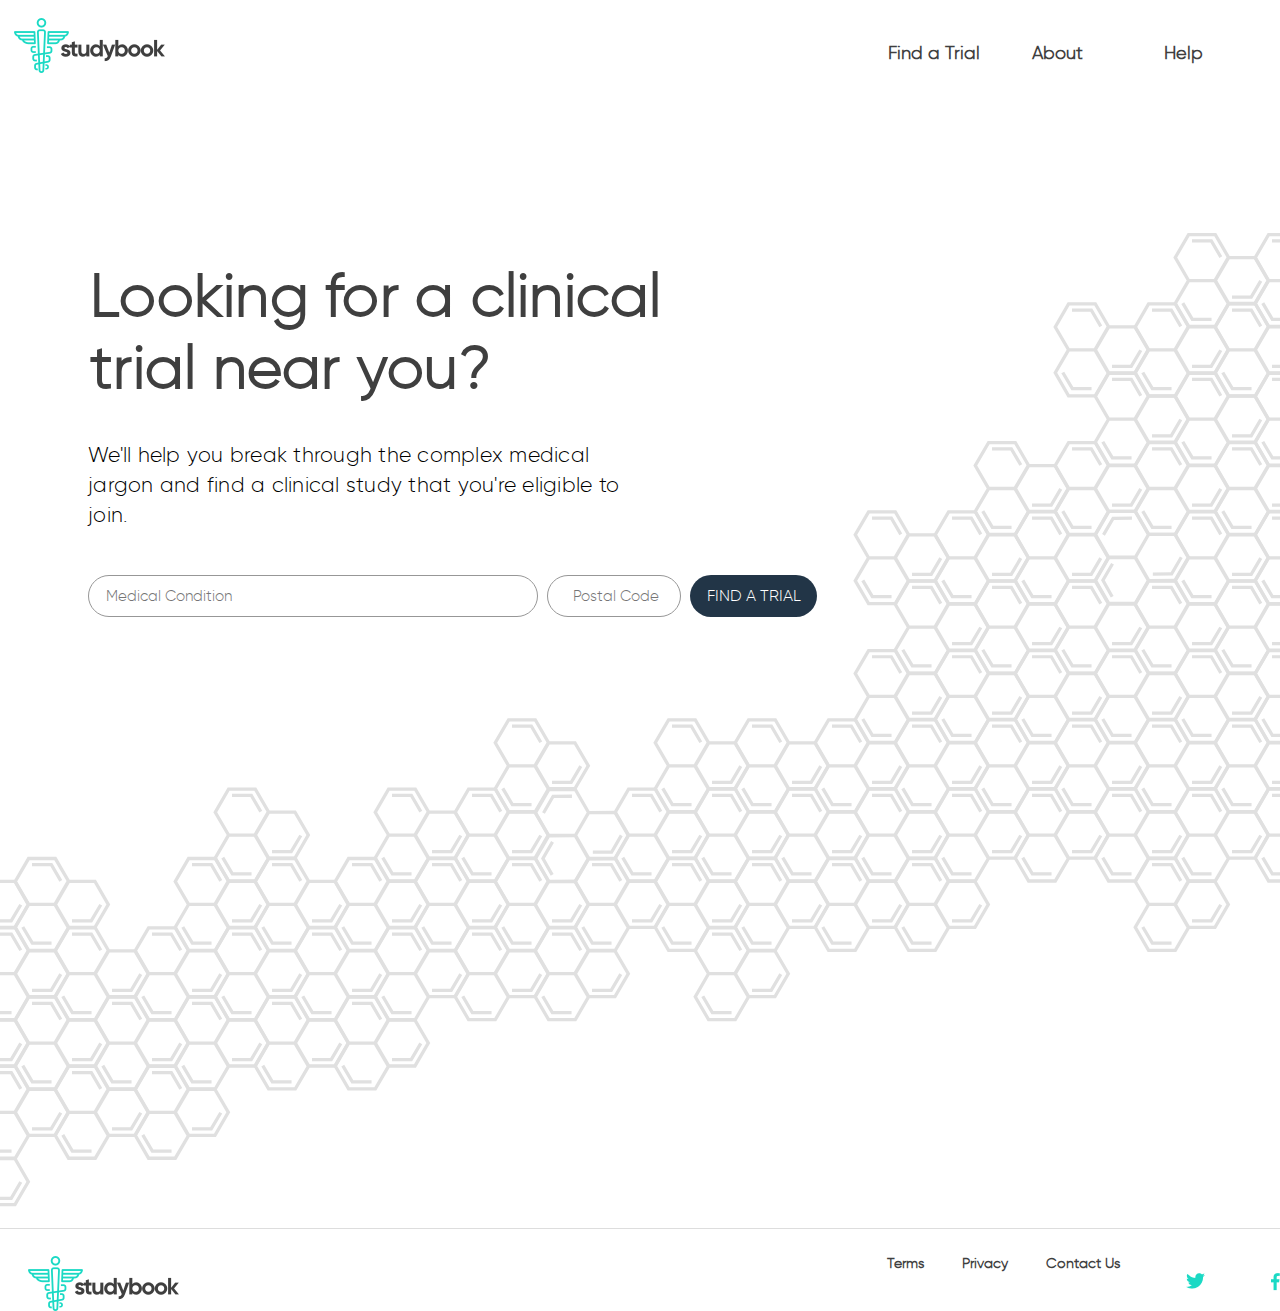
<file: html/index.html>
<!DOCTYPE html>
<html lang="en"> 
    <head>
        <meta charset='UTF-8'/>
        <title>Studybook - Find A Trial</title>
        <link rel='stylesheet' href='../css/main.css'/>
    </head>

<body>

    <div class="nav-wrapper">
        <img src="../img/studybook-logo-smaller.png" alt="Sea green caduceus to the left of the word 'studybook'.">

        <nav class="nav-bar"> 
            <a href="#">Find a Trial</a>
            <a href="#">About</a>
            <a href="#">Help</a>
            
        </nav>
    </div>
    
    <section class="main-content">
        
            <h1 class="prompt-header">Looking for a clinical trial near you?</h1>
            <p class="prompt-paragraph">We'll help you break through the complex medical jargon and find a clinical study that you're eligible to join.</p>
            
            <div class="findTrialInputs">

                <input id="medicalConditionInput" type="text" placeholder="Medical Condition">

                <input id="postalCodeInput" type="text" placeholder="Postal Code">

                <a href="./travelRadius.html" id="findTrialButton">FIND A TRIAL</a>
            </div>
             
    </section>

    <div class="molecules">
        <img src="../img/molecules.svg">
    </div>
    

    <footer id="footer">
        <div class="footer-nav-wrapper">
            <img src="../img/studybook-logo-smaller.png" alt="Sea green caduceus to the left of the word 'studybook'.">
                <nav class="footer-nav-bar">
                    <a href='#'>Terms</a>
                    <a href='#'>Privacy</a>
                    <a href='#'>Contact Us</a>
                    <a href='#' id="twitterButton"><img src="../img/twitter.png"></a>
                    <a href='#' id="facebookButton"><img src="../img/facebook-f.png"></a>
                </nav>

        </div>
    </footer>

</body>
</html>
</file>
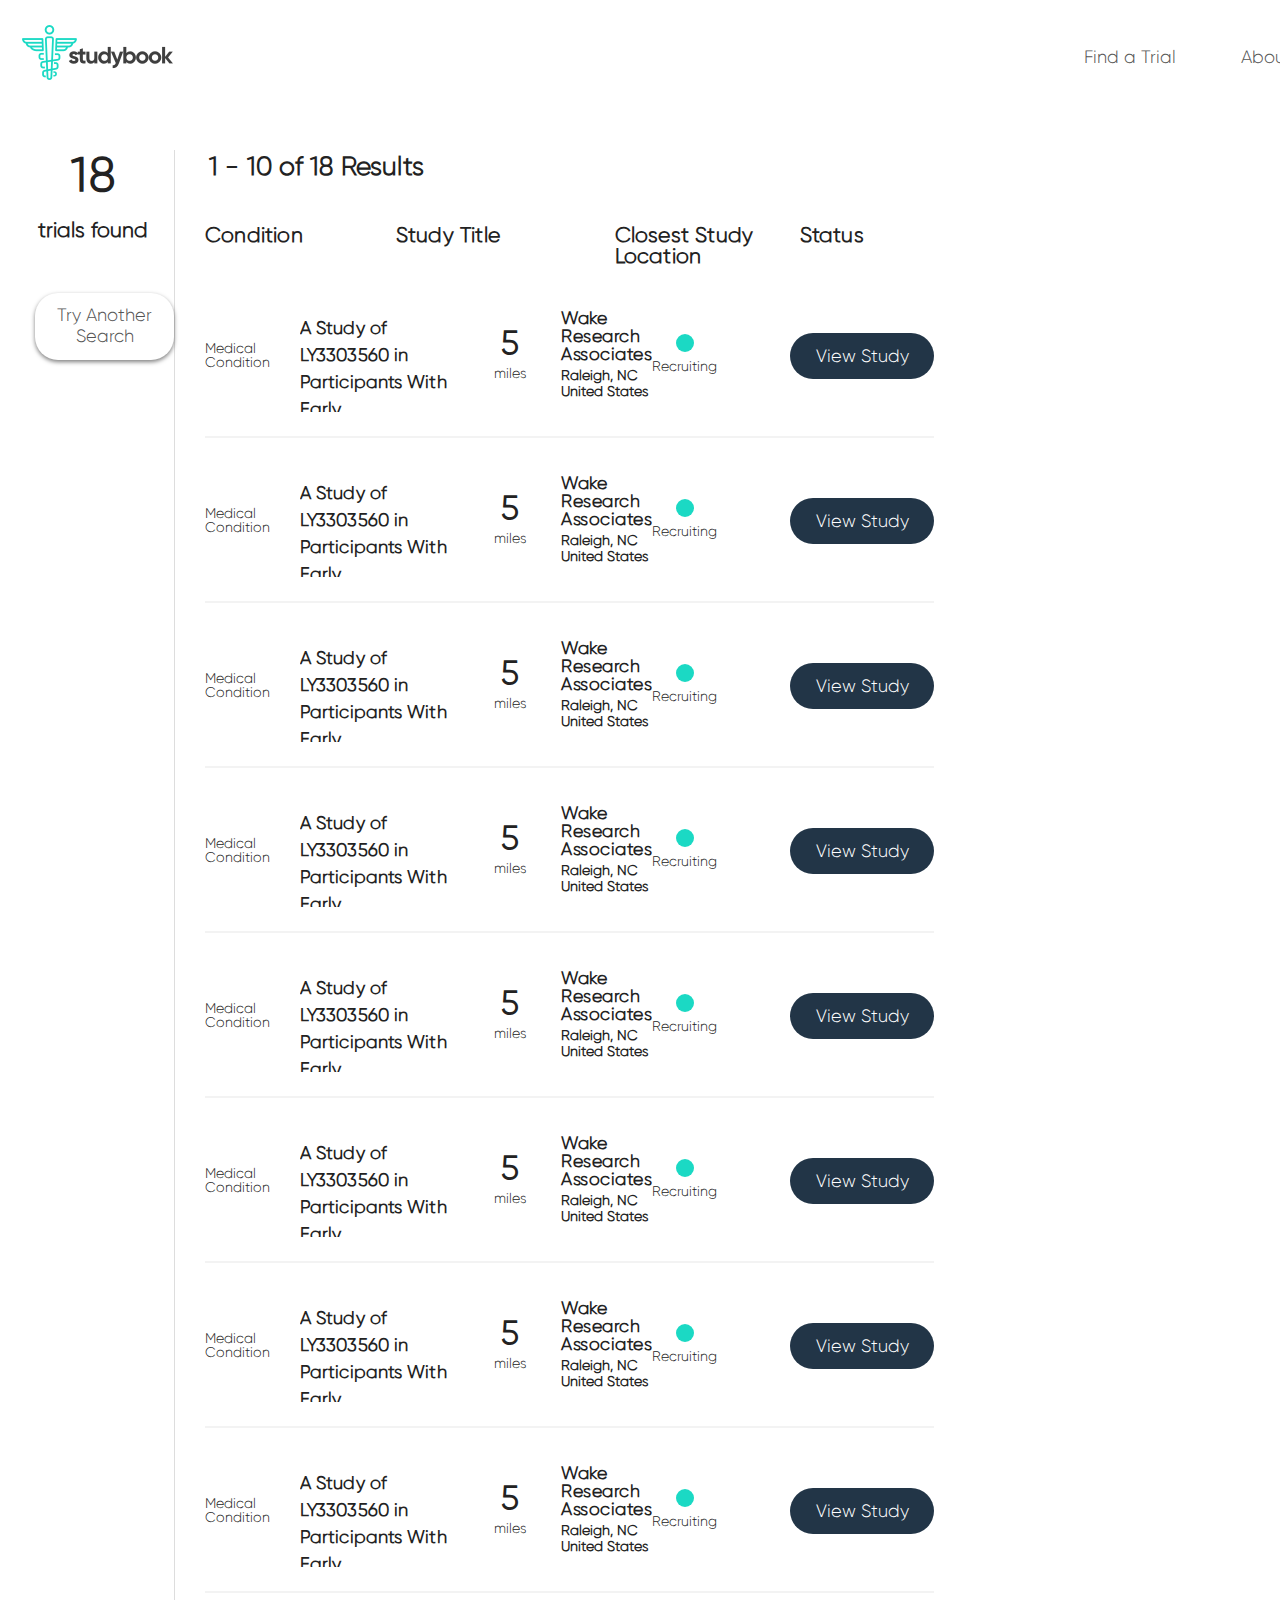
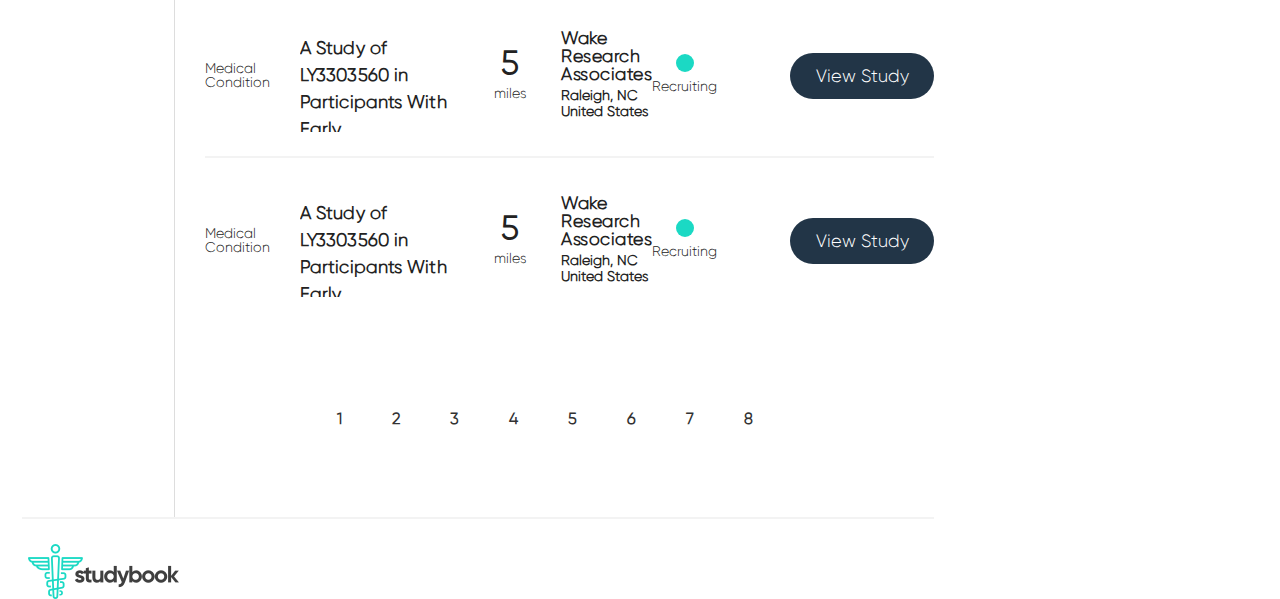
<file: searchResults.html>
<!DOCTYPE html>
<html lang="en">
  <head>
    <title>searchResults.html</title>
    <link></link>
    <meta charset="UTF-8" />
    <link rel = "stylesheet" type = "text/css" href = "css/index.css" />
  </head>
  <body>
    <div class="content">

    <header>
      <a href="studyDetails.html"><img src="img/StudybookLogo.png"/></a>

      <nav>
         <div id="findATrial"><a href="studyDetails.html">Find a Trial</a></div> 

          <div id="about"><a href="studyDetails.html">About</a></div>

          <div id="help"><a href="studyDetails.html">Help</a></div>
      </nav>

    </header>

    <div id="searchContainer">
      
      <div id="leftWhitespace">
        <div id="totalTrialsFound">
         <h1>18</h1>
        </div>
        <div id="totalTrialsText">
            <p>trials found</p>
          </div>
          <div id="studyButtonContainer"><a href="studyDetails.html"><div class="newStudyButton"><p>Try Another Search</p></div></a></div>
      </div>

      <div id="searchResultsContainer">
        <div id="resultsDescription">

          
        <h1>1 - 10 of 18 Results</h1>
      </div>

        <div id="resultsDetails">
            <div id="resultCondition">
              <h2>Condition</h2>
            </div>

            <div id="studyTitle">
            <h2>Study Title</h2>
          </div>

            <div id="closestStudyLocation">
            <h2>Closest Study Location</h2>
          </div>

            <div id="status">
            <h2>Status</h2>
          </div>
        </div>
        
   


        <div class="firstTrialContainer">
          
          <div class="condition">
          <p>Medical Condition</p>
          </div>
          
          <div class="studyTitle">
              <h3>A Study of LY3303560 in Participants With Early Symptomatic Alzheimer's Disease</h3>           </div>

          <div class="studyLocation">
            <div class="distance">
              <h1>5</h1> 
              <p>miles</p>
            </div>
            <div class="locationDetails">
              <h2>Wake Research Associates</h2>
              <p>Raleigh, NC</p>
              <p>United States</p>
            </div>
          </div>

          <div class="studyStatus">
<div class= "statusIcon">  </div>   <p>Recruiting</p>    </div>

          <div class="viewStudyButtonContainer">
            <a href="studyDetails.html"><div class="viewStudyButton"><p>View Study</p></div></a>
          </div>

        </div>


        <div class="trialContainer">
          
          <div class="condition">
          <p>Medical Condition</p>
          </div>
          
          <div class="studyTitle">
              <h3>A Study of LY3303560 in Participants With Early Symptomatic Alzheimer's Disease</h3>           </div>

          <div class="studyLocation">
            <div class="distance">
              <h1>5</h1> 
              <p>miles</p>
            </div>
            <div class="locationDetails">
              <h2>Wake Research Associates</h2>
              <p>Raleigh, NC</p>
              <p>United States</p>
            </div>
          </div>

          <div class="studyStatus">
<div class= "statusIcon">  </div>   <p>Recruiting</p>    </div>

          <div class="viewStudyButtonContainer">
            <a href="studyDetails.html"><div class="viewStudyButton"><p>View Study</p></div></a>
          </div>

        </div>

        <div class="trialContainer">
          
          <div class="condition">
          <p>Medical Condition</p>
          </div>
          
          <div class="studyTitle">
              <h3>A Study of LY3303560 in Participants With Early Symptomatic Alzheimer's Disease</h3>           </div>

          <div class="studyLocation">
            <div class="distance">
              <h1>5</h1> 
              <p>miles</p>
            </div>
            <div class="locationDetails">
              <h2>Wake Research Associates</h2>
              <p>Raleigh, NC</p>
              <p>United States</p>
            </div>
          </div>

          <div class="studyStatus">
<div class= "statusIcon">  </div>   <p>Recruiting</p>    </div>

          <div class="viewStudyButtonContainer">
            <a href="studyDetails.html"><div class="viewStudyButton"><p>View Study</p></div></a>
          </div>

        </div>

        <div class="trialContainer">
          
          <div class="condition">
          <p>Medical Condition</p>
          </div>
          
          <div class="studyTitle">
              <h3>A Study of LY3303560 in Participants With Early Symptomatic Alzheimer's Disease</h3>           </div>

          <div class="studyLocation">
            <div class="distance">
              <h1>5</h1> 
              <p>miles</p>
            </div>
            <div class="locationDetails">
              <h2>Wake Research Associates</h2>
              <p>Raleigh, NC</p>
              <p>United States</p>
            </div>
          </div>

          <div class="studyStatus">
<div class= "statusIcon">  </div>   <p>Recruiting</p>    </div>

          <div class="viewStudyButtonContainer">
            <a href="studyDetails.html"><div class="viewStudyButton"><p>View Study</p></div></a>
          </div>

        </div>

        <div class="trialContainer">
          
          <div class="condition">
          <p>Medical Condition</p>
          </div>
          
          <div class="studyTitle">
              <h3>A Study of LY3303560 in Participants With Early Symptomatic Alzheimer's Disease</h3>           </div>

          <div class="studyLocation">
            <div class="distance">
              <h1>5</h1> 
              <p>miles</p>
            </div>
            <div class="locationDetails">
              <h2>Wake Research Associates</h2>
              <p>Raleigh, NC</p>
              <p>United States</p>
            </div>
          </div>

          <div class="studyStatus">
<div class= "statusIcon">  </div>   <p>Recruiting</p>    </div>

          <div class="viewStudyButtonContainer">
            <a href="studyDetails.html"><div class="viewStudyButton"><p>View Study</p></div></a>
          </div>

        </div>

        <div class="trialContainer">
          
          <div class="condition">
          <p>Medical Condition</p>
          </div>
          
          <div class="studyTitle">
              <h3>A Study of LY3303560 in Participants With Early Symptomatic Alzheimer's Disease</h3>           </div>

          <div class="studyLocation">
            <div class="distance">
              <h1>5</h1> 
              <p>miles</p>
            </div>
            <div class="locationDetails">
              <h2>Wake Research Associates</h2>
              <p>Raleigh, NC</p>
              <p>United States</p>
            </div>
          </div>

          <div class="studyStatus">
<div class= "statusIcon">  </div>   <p>Recruiting</p>    </div>

          <div class="viewStudyButtonContainer">
            <a href="studyDetails.html"><div class="viewStudyButton"><p>View Study</p></div></a>
          </div>

        </div>

        <div class="trialContainer">
          
          <div class="condition">
          <p>Medical Condition</p>
          </div>
          
          <div class="studyTitle">
              <h3>A Study of LY3303560 in Participants With Early Symptomatic Alzheimer's Disease</h3>           </div>

          <div class="studyLocation">
            <div class="distance">
              <h1>5</h1> 
              <p>miles</p>
            </div>
            <div class="locationDetails">
              <h2>Wake Research Associates</h2>
              <p>Raleigh, NC</p>
              <p>United States</p>
            </div>
          </div>

          <div class="studyStatus">
<div class= "statusIcon">  </div>   <p>Recruiting</p>    </div>

          <div class="viewStudyButtonContainer">
            <a href="studyDetails.html"><div class="viewStudyButton"><p>View Study</p></div></a>
          </div>

        </div>

        <div class="trialContainer">
          
          <div class="condition">
          <p>Medical Condition</p>
          </div>
          
          <div class="studyTitle">
              <h3>A Study of LY3303560 in Participants With Early Symptomatic Alzheimer's Disease</h3>           </div>

          <div class="studyLocation">
            <div class="distance">
              <h1>5</h1> 
              <p>miles</p>
            </div>
            <div class="locationDetails">
              <h2>Wake Research Associates</h2>
              <p>Raleigh, NC</p>
              <p>United States</p>
            </div>
          </div>

          <div class="studyStatus">
<div class= "statusIcon">  </div>   <p>Recruiting</p>    </div>

          <div class="viewStudyButtonContainer">
            <a href="studyDetails.html"><div class="viewStudyButton"><p>View Study</p></div></a>
          </div>

        </div>

        <div class="trialContainer">
          
          <div class="condition">
          <p>Medical Condition</p>
          </div>
          
          <div class="studyTitle">
              <h3>A Study of LY3303560 in Participants With Early Symptomatic Alzheimer's Disease</h3>           </div>

          <div class="studyLocation">
            <div class="distance">
              <h1>5</h1> 
              <p>miles</p>
            </div>
            <div class="locationDetails">
              <h2>Wake Research Associates</h2>
              <p>Raleigh, NC</p>
              <p>United States</p>
            </div>
          </div>

          <div class="studyStatus">
<div class= "statusIcon">  </div>   <p>Recruiting</p>    </div>

          <div class="viewStudyButtonContainer">
            <a href="studyDetails.html"><div class="viewStudyButton"><p>View Study</p></div></a>
          </div>

        </div>

        <div class="trialContainer">
          
          <div class="condition">
          <p>Medical Condition</p>
          </div>
          
          <div class="studyTitle">
              <h3>A Study of LY3303560 in Participants With Early Symptomatic Alzheimer's Disease</h3>           </div>

          <div class="studyLocation">
            <div class="distance">
              <h1>5</h1> 
              <p>miles</p>
            </div>
            <div class="locationDetails">
              <h2>Wake Research Associates</h2>
              <p>Raleigh, NC</p>
              <p>United States</p>
            </div>
          </div>

          <div class="studyStatus">
<div class= "statusIcon">  </div>   <p>Recruiting</p>    </div>

          <div class="viewStudyButtonContainer">
            <a href="studyDetails.html"><div class="viewStudyButton"><p>View Study</p></div></a>
          </div>

        </div>

                          <div id="searchNavigator"><nav>

                              <a href="studyDetails.html">1</a>

                              <a href="studyDetails.html">2</a>

                              <a href="studyDetails.html">3</a>

                              <a href="studyDetails.html">4</a>

                              <a href="studyDetails.html">5</a>

                              <a href="studyDetails.html">6</a>

                              <a href="studyDetails.html">7</a>

                              <a href="studyDetails.html">8</a>


                          </nav>
                        </div>
      </div>

    </div>
<footer><a href="studyDetails.html"><img src="img/StudybookLogo.png"/></a></footer>
    </span>
  </body>
</html>
</file>
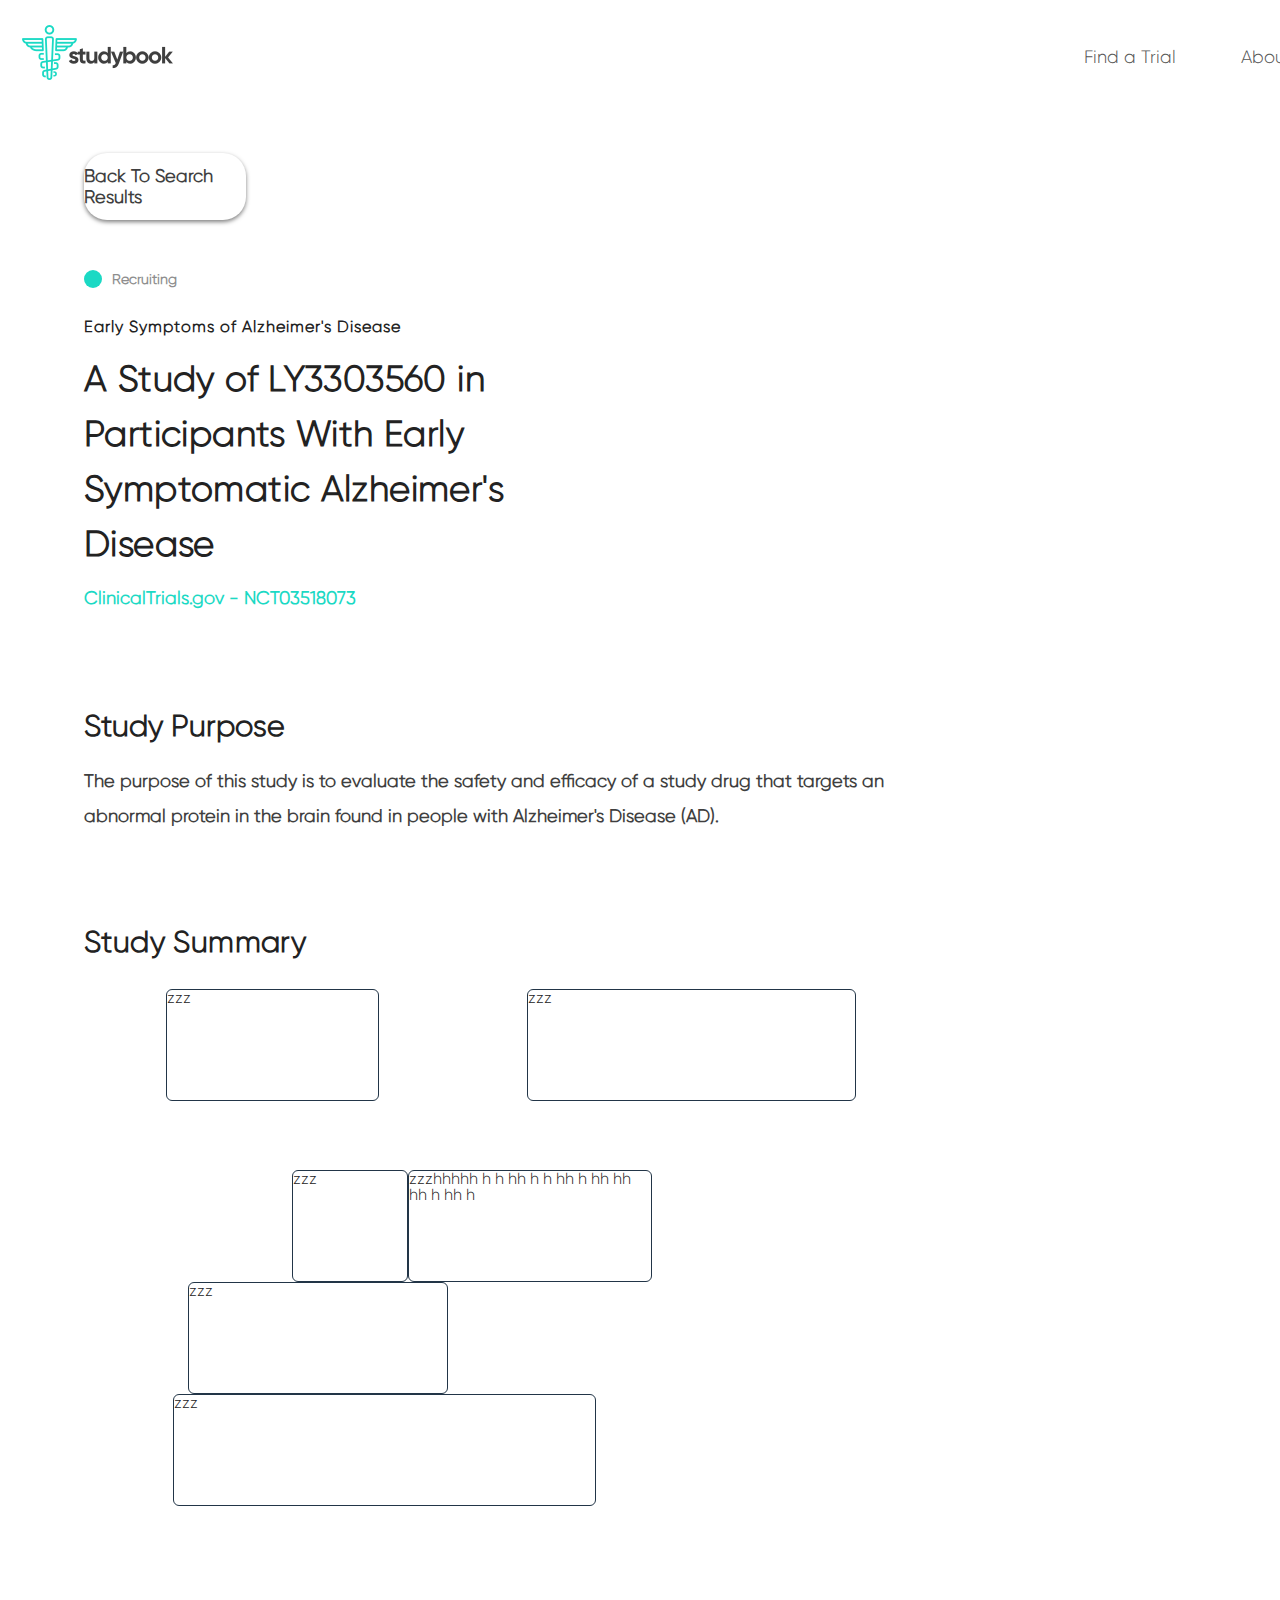
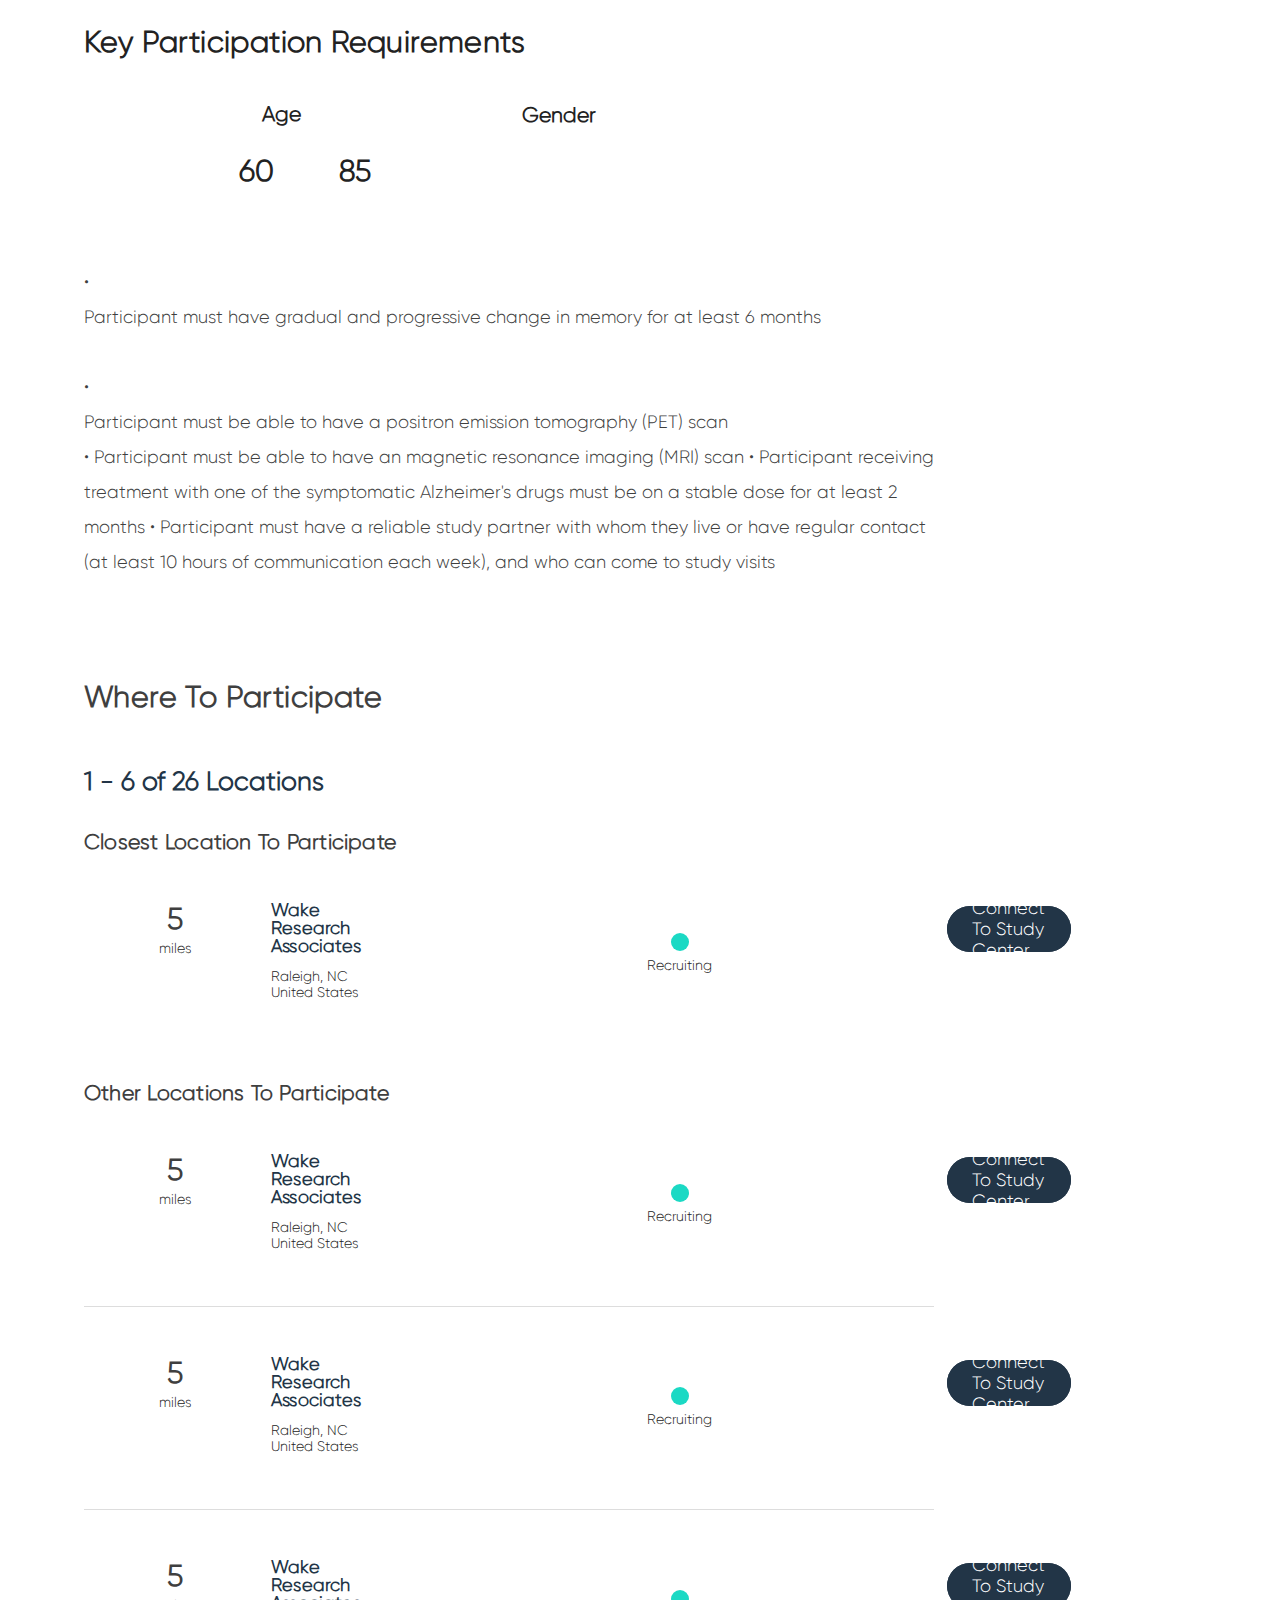
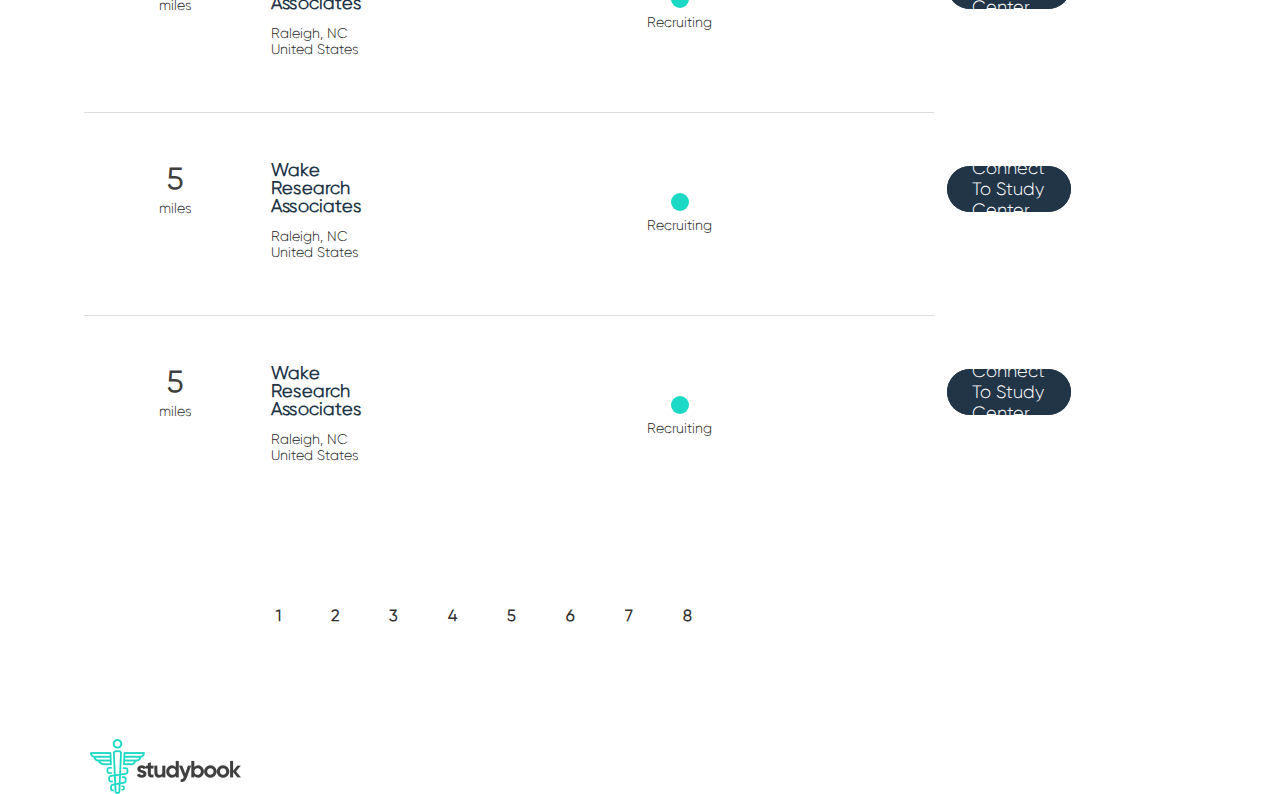
<file: studyDetails.html>
<!DOCTYPE html>
<html lang="en">
  <head>
    <title>searchResults.html</title>
    <link></link>
    <meta charset="UTF-8" />
    <link rel = "stylesheet" type = "text/css" href = "css/index.css" />
  </head>
  <body>
    <div class="content">

            <header>
            <a href="studyDetails.html"><img src="img/StudybookLogo.png"/></a>

                <nav>
                     <div id="findATrial"><a href="studyDetails.html">Find a Trial</a></div>

                     <div id="about"><a href="studyDetails.html">About</a></div>

                    <div id="help"><a href="studyDetails.html">Help</a></div>
                </nav>

            </header>

            <div id="contentContainer">

                <div id="resultsBackButtonContainer"> <a href="searchResults.html"><div id="resultsBackButton"><p>Back To Search Results</p></div></a></div>


                <div id="studyDetailsContainer">
                    <div id="introDetails">
                      <div id="recruitmentStatus">  <div class="statusIcon"></div><p>Recruiting</p></div>

                        <h2>Early Symptoms of Alzheimer's Disease</h2>

                        <h1>A Study of LY3303560 in Participants With Early Symptomatic Alzheimer's Disease</h1>

                        <a href="studyDetails.html">ClinicalTrials.gov - NCT03518073</a>

                        <div id="studyPurpose">

                            <h1>Study Purpose</h1>

                            <p>The purpose of this study is to evaluate the safety and efficacy of a study drug that targets an
                            abnormal protein in the brain found in people with Alzheimer's Disease (AD).</p>
                        </div>





                    </div>
                    <div id="summaryAndReqs">

                        <h1>Study Summary</h1>

                        <div id="studyRequirements">
                        <div id="goal">zzz</div>
                        <div id="dates">zzz</div>
                        <div id="phase">zzz</div>
                        <div id="condition">zzzhhhhh h h hh  h h hh h hh hh hh h hh h</div>
                        <div id="interventions">zzz</div>
                        <div id="placebo-YorN">zzz</div>



                            
                        </div>

                        <h1>Key Participation Requirements</h1>

                        <div id="ageAndGenderContainer"><div id="age"><p>Age</p> <div id="ageData"><h1>60</h1> <div class="rectangle"></div><h1>85</h1></div></div><div id="gender">Gender</div></div>

                        <div id="requirementsDescription">	• <p>Participant must have gradual and progressive change in memory for at least 6 months</p>
                            <br>
                            •   <p>Participant must be able to have a positron emission tomography (PET) scan</p>
                            • 	Participant must be able to have an magnetic resonance imaging (MRI) scan
                            • 	Participant receiving treatment with one of the symptomatic Alzheimer's drugs must be on a stable dose for at least 2 months
                            • 	Participant must have a reliable study partner with whom they live or have regular contact (at least 10 hours of communication each week), and who can come to study visits</div>

                    </div>
                    <div class="whereToParticipate">

                        <h1>Where To Participate</h1>

                        <h2>1 - 6 of 26 Locations</h2>

                        <h3>Closest Location To Participate</h3>

                        <div class="trialRecruitContainer" id="firstResult">

                            <div class="distance">



                                    <h1>5</h1> 
                                    <p>miles</p>



                              </div>
                            <div class="locationDetails">
                                    <h2>Wake Research Associates</h2>
                                    <p>Raleigh, NC United States</p>


                            </div>

                            <div class="studyStatus">
                                    <div class= "statusIcon">  </div>   
                                    <p>Recruiting</p>    
                             </div>
                             <div class="viewStudyButtonContainer">
                                    <a href="studyDetails.html"><div class="viewStudyButton"><p>Connect To Study Center</p></div></a>
                                  </div>
                        </div>

                        <h3>Other Locations To Participate</h3>
                        <div class="trialRecruitContainer" id="firstOtherLocation">

                            <div class="distance">



                                    <h1>5</h1> 
                                    <p>miles</p>



                              </div>
                            <div class="locationDetails">
                                    <h2>Wake Research Associates</h2>
                                    <p>Raleigh, NC United States</p>


                            </div>

                            <div class="studyStatus">
                                    <div class= "statusIcon">  </div>   
                                    <p>Recruiting</p>    
                             </div>
                             <div class="viewStudyButtonContainer">
                                    <a href="studyDetails.html"><div class="viewStudyButton"><p>Connect To Study Center</p></div></a>
                                  </div>
                        </div>

                        
                        <div class="trialRecruitContainer">

                                <div class="distance">
    
    
    
                                        <h1>5</h1> 
                                        <p>miles</p>
    
    
    
                                  </div>
                                <div class="locationDetails">
                                        <h2>Wake Research Associates</h2>
                                        <p>Raleigh, NC United States</p>
    
    
                                </div>
    
                                <div class="studyStatus">
                                        <div class= "statusIcon">  </div>   
                                        <p>Recruiting</p>    
                                 </div>
                                 <div class="viewStudyButtonContainer">
                                        <a href="studyDetails.html"><div class="viewStudyButton"><p>Connect To Study Center</p></div></a>
                                      </div>
                        </div>

                        
                        <div class="trialRecruitContainer">

                                <div class="distance">
    
    
    
                                        <h1>5</h1> 
                                        <p>miles</p>
    
    
    
                                  </div>
                                <div class="locationDetails">
                                        <h2>Wake Research Associates</h2>
                                        <p>Raleigh, NC United States</p>
    
    
                                </div>
    
                                <div class="studyStatus">
                                        <div class= "statusIcon">  </div>   
                                        <p>Recruiting</p>    
                                 </div>
                                 <div class="viewStudyButtonContainer">
                                        <a href="studyDetails.html"><div class="viewStudyButton"><p>Connect To Study Center</p></div></a>
                                      </div>
                            </div>

                            
                        <div class="trialRecruitContainer">

                                <div class="distance">
    
    
    
                                        <h1>5</h1> 
                                        <p>miles</p>
    
    
    
                                  </div>
                                <div class="locationDetails">
                                        <h2>Wake Research Associates</h2>
                                        <p>Raleigh, NC United States</p>
    
    
                                </div>
    
                                <div class="studyStatus">
                                        <div class= "statusIcon">  </div>   
                                        <p>Recruiting</p>    
                                 </div>
                                 <div class="viewStudyButtonContainer">
                                        <a href="studyDetails.html"><div class="viewStudyButton"><p>Connect To Study Center</p></div></a>
                                      </div>
                            </div>

                            
                        <div class="trialRecruitContainer">

                                <div class="distance">
    
    
    
                                        <h1>5</h1> 
                                        <p>miles</p>
    
    
    
                                  </div>
                                <div class="locationDetails">
                                        <h2>Wake Research Associates</h2>
                                        <p>Raleigh, NC United States</p>
    
    
                                </div>
    
                                <div class="studyStatus">
                                        <div class= "statusIcon">  </div>   
                                        <p>Recruiting</p>    
                                 </div>
                                 <div class="viewStudyButtonContainer">
                                        <a href="studyDetails.html"><div class="viewStudyButton"><p>Connect To Study Center</p></div></a>
                                      </div>
                            </div>

                            <div id="searchNavigator"><nav>

                                    <a href="studyDetails.html">1</a>
      
                                    <a href="studyDetails.html">2</a>
      
                                    <a href="studyDetails.html">3</a>
      
                                    <a href="studyDetails.html">4</a>
      
                                    <a href="studyDetails.html">5</a>
      
                                    <a href="studyDetails.html">6</a>
      
                                    <a href="studyDetails.html">7</a>
      
                                    <a href="studyDetails.html">8</a>
      
      
                                </nav>
                              </div>
                              

                    </div>

                </div>
                <footer><a href="studyDetails.html"><img src="img/StudybookLogo.png"/></a></footer>



            </div>
        </div>
    </body>
</html>
</file>
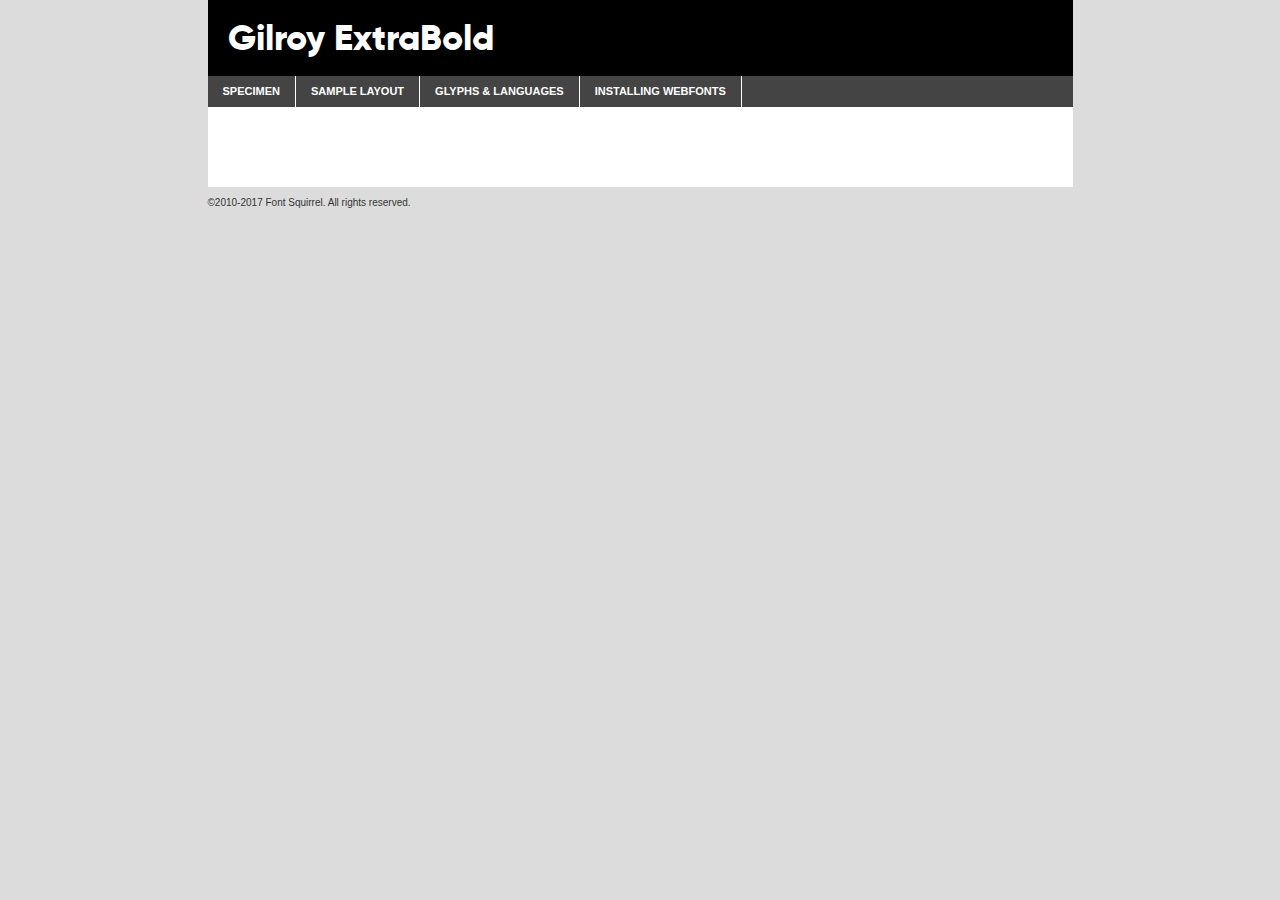
<file: css/gilroy-extrabold-demo.html>
<!DOCTYPE html PUBLIC "-//W3C//DTD XHTML 1.0 Transitional//EN"
	"http://www.w3.org/TR/xhtml1/DTD/xhtml1-transitional.dtd">

<html xmlns="http://www.w3.org/1999/xhtml" xml:lang="en" lang="en">
<head>
	<meta http-equiv="Content-Type" content="text/html; charset=utf-8" />
	<script src="http://ajax.googleapis.com/ajax/libs/jquery/1.7.2/jquery.min.js" type="text/javascript" charset="utf-8"></script>
	<script type="text/javascript">
	(function($){$.fn.easyTabs=function(option){var param=jQuery.extend({fadeSpeed:"fast",defaultContent:1,activeClass:'active'},option);$(this).each(function(){var thisId="#"+this.id;if(param.defaultContent==''){param.defaultContent=1;}
	if(typeof param.defaultContent=="number")
	{var defaultTab=$(thisId+" .tabs li:eq("+(param.defaultContent-1)+") a").attr('href').substr(1);}else{var defaultTab=param.defaultContent;}
	$(thisId+" .tabs li a").each(function(){var tabToHide=$(this).attr('href').substr(1);$("#"+tabToHide).addClass('easytabs-tab-content');});hideAll();changeContent(defaultTab);function hideAll(){$(thisId+" .easytabs-tab-content").hide();}
	function changeContent(tabId){hideAll();$(thisId+" .tabs li").removeClass(param.activeClass);$(thisId+" .tabs li a[href=#"+tabId+"]").closest('li').addClass(param.activeClass);if(param.fadeSpeed!="none")
	{$(thisId+" #"+tabId).fadeIn(param.fadeSpeed);}else{$(thisId+" #"+tabId).show();}}
	$(thisId+" .tabs li").click(function(){var tabId=$(this).find('a').attr('href').substr(1);changeContent(tabId);return false;});});}})(jQuery);
	</script>
	<link rel="stylesheet" href="specimen_files/specimen_stylesheet.css" type="text/css" charset="utf-8" />
	<link rel="stylesheet" href="stylesheet.css" type="text/css" charset="utf-8" />

	<style type="text/css">
					body{
				font-family: 'gilroyextrabold';
							}
		</style>

	<title>Gilroy ExtraBold Specimen</title>
	
	
	<script type="text/javascript" charset="utf-8">
		$(document).ready(function() {
			$('#container').easyTabs({defaultContent:1});
		});
	</script>
</head>

<body>
<div id="container">
	<div id="header">
		Gilroy ExtraBold	</div>
	<ul class="tabs">
		<li><a href="#specimen">Specimen</a></li>
		<li><a href="#layout">Sample Layout</a></li>
				<li><a href="#glyphs">Glyphs &amp; Languages</a></li>
		<li><a href="#installing">Installing Webfonts</a></li>
		
	</ul>
	
	<div id="main_content">

		
			<div id="specimen">
		
				<div class="section">
					<div class="grid12 firstcol">
						<div class="huge">AaBb</div>
					</div>
				</div>
		
				<div class="section">
					<div class="glyph_range">A&#x200B;B&#x200b;C&#x200b;D&#x200b;E&#x200b;F&#x200b;G&#x200b;H&#x200b;I&#x200b;J&#x200b;K&#x200b;L&#x200b;M&#x200b;N&#x200b;O&#x200b;P&#x200b;Q&#x200b;R&#x200b;S&#x200b;T&#x200b;U&#x200b;V&#x200b;W&#x200b;X&#x200b;Y&#x200b;Z&#x200b;a&#x200b;b&#x200b;c&#x200b;d&#x200b;e&#x200b;f&#x200b;g&#x200b;h&#x200b;i&#x200b;j&#x200b;k&#x200b;l&#x200b;m&#x200b;n&#x200b;o&#x200b;p&#x200b;q&#x200b;r&#x200b;s&#x200b;t&#x200b;u&#x200b;v&#x200b;w&#x200b;x&#x200b;y&#x200b;z&#x200b;1&#x200b;2&#x200b;3&#x200b;4&#x200b;5&#x200b;6&#x200b;7&#x200b;8&#x200b;9&#x200b;0&#x200b;&amp;&#x200b;.&#x200b;,&#x200b;?&#x200b;!&#x200b;&#64;&#x200b;(&#x200b;)&#x200b;#&#x200b;$&#x200b;%&#x200b;*&#x200b;+&#x200b;-&#x200b;=&#x200b;:&#x200b;;</div>
				</div>
				<div class="section">
					<div class="grid12 firstcol">
						<table class="sample_table">
							<tr><td>10</td><td class="size10">abcdefghijklmnopqrstuvwxyzABCDEFGHIJKLMNOPQRSTUVWXYZ0123456789abcdefghijklmnopqrstuvwxyzABCDEFGHIJKLMNOPQRSTUVWXYZ0123456789abcdefghijklmnopqrstuvwxyzABCDEFGHIJKLMNOPQRSTUVWXYZ</td></tr>
							<tr><td>11</td><td class="size11">abcdefghijklmnopqrstuvwxyzABCDEFGHIJKLMNOPQRSTUVWXYZ0123456789abcdefghijklmnopqrstuvwxyzABCDEFGHIJKLMNOPQRSTUVWXYZ0123456789abcdefghijklmnopqrstuvwxyzABCDEFGHIJKLMNOPQRSTUVWXYZ</td></tr>
							<tr><td>12</td><td class="size12">abcdefghijklmnopqrstuvwxyzABCDEFGHIJKLMNOPQRSTUVWXYZ0123456789abcdefghijklmnopqrstuvwxyzABCDEFGHIJKLMNOPQRSTUVWXYZ0123456789abcdefghijklmnopqrstuvwxyzABCDEFGHIJKLMNOPQRSTUVWXYZ</td></tr>
							<tr><td>13</td><td class="size13">abcdefghijklmnopqrstuvwxyzABCDEFGHIJKLMNOPQRSTUVWXYZ0123456789abcdefghijklmnopqrstuvwxyzABCDEFGHIJKLMNOPQRSTUVWXYZ0123456789abcdefghijklmnopqrstuvwxyzABCDEFGHIJKLMNOPQRSTUVWXYZ</td></tr>
							<tr><td>14</td><td class="size14">abcdefghijklmnopqrstuvwxyzABCDEFGHIJKLMNOPQRSTUVWXYZ0123456789abcdefghijklmnopqrstuvwxyzABCDEFGHIJKLMNOPQRSTUVWXYZ0123456789abcdefghijklmnopqrstuvwxyzABCDEFGHIJKLMNOPQRSTUVWXYZ</td></tr>
							<tr><td>16</td><td class="size16">abcdefghijklmnopqrstuvwxyzABCDEFGHIJKLMNOPQRSTUVWXYZ0123456789abcdefghijklmnopqrstuvwxyzABCDEFGHIJKLMNOPQRSTUVWXYZ</td></tr>
							<tr><td>18</td><td class="size18">abcdefghijklmnopqrstuvwxyzABCDEFGHIJKLMNOPQRSTUVWXYZ0123456789abcdefghijklmnopqrstuvwxyzABCDEFGHIJKLMNOPQRSTUVWXYZ</td></tr>
							<tr><td>20</td><td class="size20">abcdefghijklmnopqrstuvwxyzABCDEFGHIJKLMNOPQRSTUVWXYZ0123456789abcdefghijklmnopqrstuvwxyzABCDEFGHIJKLMNOPQRSTUVWXYZ</td></tr>
							<tr><td>24</td><td class="size24">abcdefghijklmnopqrstuvwxyzABCDEFGHIJKLMNOPQRSTUVWXYZ0123456789abcdefghijklmnopqrstuvwxyzABCDEFGHIJKLMNOPQRSTUVWXYZ</td></tr>
							<tr><td>30</td><td class="size30">abcdefghijklmnopqrstuvwxyzABCDEFGHIJKLMNOPQRSTUVWXYZ0123456789abcdefghijklmnopqrstuvwxyzABCDEFGHIJKLMNOPQRSTUVWXYZ</td></tr>
							<tr><td>36</td><td class="size36">abcdefghijklmnopqrstuvwxyzABCDEFGHIJKLMNOPQRSTUVWXYZ0123456789abcdefghijklmnopqrstuvwxyzABCDEFGHIJKLMNOPQRSTUVWXYZ</td></tr>
							<tr><td>48</td><td class="size48">abcdefghijklmnopqrstuvwxyzABCDEFGHIJKLMNOPQRSTUVWXYZ0123456789abcdefghijklmnopqrstuvwxyzABCDEFGHIJKLMNOPQRSTUVWXYZ</td></tr>
							<tr><td>60</td><td class="size60">abcdefghijklmnopqrstuvwxyzABCDEFGHIJKLMNOPQRSTUVWXYZ0123456789abcdefghijklmnopqrstuvwxyzABCDEFGHIJKLMNOPQRSTUVWXYZ</td></tr>
							<tr><td>72</td><td class="size72">abcdefghijklmnopqrstuvwxyzABCDEFGHIJKLMNOPQRSTUVWXYZ0123456789abcdefghijklmnopqrstuvwxyzABCDEFGHIJKLMNOPQRSTUVWXYZ</td></tr>
							<tr><td>90</td><td class="size90">abcdefghijklmnopqrstuvwxyzABCDEFGHIJKLMNOPQRSTUVWXYZ0123456789abcdefghijklmnopqrstuvwxyzABCDEFGHIJKLMNOPQRSTUVWXYZ</td></tr>
						</table>
				
					</div>
			
				</div>
		
		
		
								<div class="section" id="bodycomparison">


										<div id="xheight">
				<div class="fontbody">&#x25FC;&#x25FC;&#x25FC;&#x25FC;&#x25FC;&#x25FC;&#x25FC;&#x25FC;&#x25FC;&#x25FC;&#x25FC;&#x25FC;&#x25FC;&#x25FC;&#x25FC;&#x25FC;&#x25FC;&#x25FC;&#x25FC;&#x25FC;&#x25FC;&#x25FC;&#x25FC;&#x25FC;&#x25FC;&#x25FC;&#x25FC;&#x25FC;&#x25FC;&#x25FC;&#x25FC;&#x25FC;&#x25FC;&#x25FC;&#x25FC;&#x25FC;&#x25FC;&#x25FC;&#x25FC;&#x25FC;&#x25FC;&#x25FC;&#x25FC;&#x25FC;&#x25FC;&#x25FC;&#x25FC;&#x25FC;&#x25FC;&#x25FC;&#x25FC;&#x25FC;&#x25FC;&#x25FC;&#x25FC;&#x25FC;&#x25FC;&#x25FC;&#x25FC;&#x25FC;&#x25FC;&#x25FC;&#x25FC;&#x25FC;&#x25FC;&#x25FC;&#x25FC;&#x25FC;&#x25FC;&#x25FC;&#x25FC;&#x25FC;&#x25FC;&#x25FC;&#x25FC;&#x25FC;&#x25FC;&#x25FC;&#x25FC;&#x25FC;&#x25FC;&#x25FC;&#x25FC;&#x25FC;&#x25FC;&#x25FC;&#x25FC;&#x25FC;&#x25FC;&#x25FC;&#x25FC;&#x25FC;&#x25FC;&#x25FC;&#x25FC;&#x25FC;&#x25FC;&#x25FC;&#x25FC;body</div><div class="arialbody">body</div><div class="verdanabody">body</div><div class="georgiabody">body</div></div>
										<div class="fontbody" style="z-index:1">
											body<span>Gilroy ExtraBold</span>
										</div>
										<div class="arialbody" style="z-index:1">
											body<span>Arial</span>
										</div>
										<div class="verdanabody" style="z-index:1">
											body<span>Verdana</span>
										</div>
										<div class="georgiabody" style="z-index:1">
											body<span>Georgia</span>
										</div>



								</div>
		
		
				<div class="section psample psample_row1" id="">
					
					<div class="grid2 firstcol">
						<p class="size10"><span>10.</span>Aenean lacinia bibendum nulla sed consectetur. Fusce dapibus, tellus ac cursus commodo, tortor mauris condimentum nibh, ut fermentum massa justo sit amet risus. Nullam id dolor id nibh ultricies vehicula ut id elit. Cum sociis natoque penatibus et magnis dis parturient montes, nascetur ridiculus mus. Nulla vitae elit libero, a pharetra augue.</p>
			
					</div>
					<div class="grid3">
						<p class="size11"><span>11.</span>Aenean lacinia bibendum nulla sed consectetur. Fusce dapibus, tellus ac cursus commodo, tortor mauris condimentum nibh, ut fermentum massa justo sit amet risus. Nullam id dolor id nibh ultricies vehicula ut id elit. Cum sociis natoque penatibus et magnis dis parturient montes, nascetur ridiculus mus. Nulla vitae elit libero, a pharetra augue.</p>
			
					</div>
					<div class="grid3">
						<p class="size12"><span>12.</span>Aenean lacinia bibendum nulla sed consectetur. Fusce dapibus, tellus ac cursus commodo, tortor mauris condimentum nibh, ut fermentum massa justo sit amet risus. Nullam id dolor id nibh ultricies vehicula ut id elit. Cum sociis natoque penatibus et magnis dis parturient montes, nascetur ridiculus mus. Nulla vitae elit libero, a pharetra augue.</p>
			
					</div>
					<div class="grid4">
						<p class="size13"><span>13.</span>Aenean lacinia bibendum nulla sed consectetur. Fusce dapibus, tellus ac cursus commodo, tortor mauris condimentum nibh, ut fermentum massa justo sit amet risus. Nullam id dolor id nibh ultricies vehicula ut id elit. Cum sociis natoque penatibus et magnis dis parturient montes, nascetur ridiculus mus. Nulla vitae elit libero, a pharetra augue.</p>
			
					</div>
					<div class="white_blend"></div>
					
				</div>
				<div class="section psample psample_row2" id="">
					<div class="grid3 firstcol">
						<p class="size14"><span>14.</span>Aenean lacinia bibendum nulla sed consectetur. Fusce dapibus, tellus ac cursus commodo, tortor mauris condimentum nibh, ut fermentum massa justo sit amet risus. Nullam id dolor id nibh ultricies vehicula ut id elit. Cum sociis natoque penatibus et magnis dis parturient montes, nascetur ridiculus mus. Nulla vitae elit libero, a pharetra augue.</p>
			
					</div>
					<div class="grid4">
						<p class="size16"><span>16.</span>Aenean lacinia bibendum nulla sed consectetur. Fusce dapibus, tellus ac cursus commodo, tortor mauris condimentum nibh, ut fermentum massa justo sit amet risus. Nullam id dolor id nibh ultricies vehicula ut id elit. Cum sociis natoque penatibus et magnis dis parturient montes, nascetur ridiculus mus. Nulla vitae elit libero, a pharetra augue.</p>
			
					</div>
					<div class="grid5">
						<p class="size18"><span>18.</span>Aenean lacinia bibendum nulla sed consectetur. Fusce dapibus, tellus ac cursus commodo, tortor mauris condimentum nibh, ut fermentum massa justo sit amet risus. Nullam id dolor id nibh ultricies vehicula ut id elit. Cum sociis natoque penatibus et magnis dis parturient montes, nascetur ridiculus mus. Nulla vitae elit libero, a pharetra augue.</p>
			
					</div>

					<div class="white_blend"></div>

				</div>
				
				<div class="section psample psample_row3" id="">
					<div class="grid5 firstcol">
						<p class="size20"><span>20.</span>Aenean lacinia bibendum nulla sed consectetur. Fusce dapibus, tellus ac cursus commodo, tortor mauris condimentum nibh, ut fermentum massa justo sit amet risus. Nullam id dolor id nibh ultricies vehicula ut id elit. Cum sociis natoque penatibus et magnis dis parturient montes, nascetur ridiculus mus. Nulla vitae elit libero, a pharetra augue.</p>
					</div>
					<div class="grid7">
						<p class="size24"><span>24.</span>Aenean lacinia bibendum nulla sed consectetur. Fusce dapibus, tellus ac cursus commodo, tortor mauris condimentum nibh, ut fermentum massa justo sit amet risus. Nullam id dolor id nibh ultricies vehicula ut id elit. Cum sociis natoque penatibus et magnis dis parturient montes, nascetur ridiculus mus. Nulla vitae elit libero, a pharetra augue.</p>
					</div>
					
					<div class="white_blend"></div>
					
				</div>
				
				<div class="section psample psample_row4" id="">
					<div class="grid12 firstcol">
						<p class="size30"><span>30.</span>Aenean lacinia bibendum nulla sed consectetur. Fusce dapibus, tellus ac cursus commodo, tortor mauris condimentum nibh, ut fermentum massa justo sit amet risus. Nullam id dolor id nibh ultricies vehicula ut id elit. Cum sociis natoque penatibus et magnis dis parturient montes, nascetur ridiculus mus. Nulla vitae elit libero, a pharetra augue.</p>
					</div>
					<div class="white_blend"></div>
					
				</div>
				
				
				
				<div class="section psample psample_row1 fullreverse">
					<div class="grid2 firstcol">
						<p class="size10"><span>10.</span>Aenean lacinia bibendum nulla sed consectetur. Fusce dapibus, tellus ac cursus commodo, tortor mauris condimentum nibh, ut fermentum massa justo sit amet risus. Nullam id dolor id nibh ultricies vehicula ut id elit. Cum sociis natoque penatibus et magnis dis parturient montes, nascetur ridiculus mus. Nulla vitae elit libero, a pharetra augue.</p>
			
					</div>
					<div class="grid3">
						<p class="size11"><span>11.</span>Aenean lacinia bibendum nulla sed consectetur. Fusce dapibus, tellus ac cursus commodo, tortor mauris condimentum nibh, ut fermentum massa justo sit amet risus. Nullam id dolor id nibh ultricies vehicula ut id elit. Cum sociis natoque penatibus et magnis dis parturient montes, nascetur ridiculus mus. Nulla vitae elit libero, a pharetra augue.</p>
			
					</div>
					<div class="grid3">
						<p class="size12"><span>12.</span>Aenean lacinia bibendum nulla sed consectetur. Fusce dapibus, tellus ac cursus commodo, tortor mauris condimentum nibh, ut fermentum massa justo sit amet risus. Nullam id dolor id nibh ultricies vehicula ut id elit. Cum sociis natoque penatibus et magnis dis parturient montes, nascetur ridiculus mus. Nulla vitae elit libero, a pharetra augue.</p>
			
					</div>
					<div class="grid4">
						<p class="size13"><span>13.</span>Aenean lacinia bibendum nulla sed consectetur. Fusce dapibus, tellus ac cursus commodo, tortor mauris condimentum nibh, ut fermentum massa justo sit amet risus. Nullam id dolor id nibh ultricies vehicula ut id elit. Cum sociis natoque penatibus et magnis dis parturient montes, nascetur ridiculus mus. Nulla vitae elit libero, a pharetra augue.</p>
			
					</div>
					<div class="black_blend"></div>
					
				</div>
				
				<div class="section psample psample_row2 fullreverse">
					<div class="grid3 firstcol">
						<p class="size14"><span>14.</span>Aenean lacinia bibendum nulla sed consectetur. Fusce dapibus, tellus ac cursus commodo, tortor mauris condimentum nibh, ut fermentum massa justo sit amet risus. Nullam id dolor id nibh ultricies vehicula ut id elit. Cum sociis natoque penatibus et magnis dis parturient montes, nascetur ridiculus mus. Nulla vitae elit libero, a pharetra augue.</p>
			
					</div>
					<div class="grid4">
						<p class="size16"><span>16.</span>Aenean lacinia bibendum nulla sed consectetur. Fusce dapibus, tellus ac cursus commodo, tortor mauris condimentum nibh, ut fermentum massa justo sit amet risus. Nullam id dolor id nibh ultricies vehicula ut id elit. Cum sociis natoque penatibus et magnis dis parturient montes, nascetur ridiculus mus. Nulla vitae elit libero, a pharetra augue.</p>
			
					</div>
					<div class="grid5">
						<p class="size18"><span>18.</span>Aenean lacinia bibendum nulla sed consectetur. Fusce dapibus, tellus ac cursus commodo, tortor mauris condimentum nibh, ut fermentum massa justo sit amet risus. Nullam id dolor id nibh ultricies vehicula ut id elit. Cum sociis natoque penatibus et magnis dis parturient montes, nascetur ridiculus mus. Nulla vitae elit libero, a pharetra augue.</p>
			
					</div>
					<div class="black_blend"></div>

				</div>
				
				<div class="section psample fullreverse psample_row3" id="">
					<div class="grid5 firstcol">
						<p class="size20"><span>20.</span>Aenean lacinia bibendum nulla sed consectetur. Fusce dapibus, tellus ac cursus commodo, tortor mauris condimentum nibh, ut fermentum massa justo sit amet risus. Nullam id dolor id nibh ultricies vehicula ut id elit. Cum sociis natoque penatibus et magnis dis parturient montes, nascetur ridiculus mus. Nulla vitae elit libero, a pharetra augue.</p>
					</div>
					<div class="grid7">
						<p class="size24"><span>24.</span>Aenean lacinia bibendum nulla sed consectetur. Fusce dapibus, tellus ac cursus commodo, tortor mauris condimentum nibh, ut fermentum massa justo sit amet risus. Nullam id dolor id nibh ultricies vehicula ut id elit. Cum sociis natoque penatibus et magnis dis parturient montes, nascetur ridiculus mus. Nulla vitae elit libero, a pharetra augue.</p>
					</div>
					
					<div class="black_blend"></div>
					
				</div>
				
				<div class="section psample fullreverse psample_row4" id="" style="border-bottom: 20px #000 solid;">
					<div class="grid12 firstcol">
						<p class="size30"><span>30.</span>Aenean lacinia bibendum nulla sed consectetur. Fusce dapibus, tellus ac cursus commodo, tortor mauris condimentum nibh, ut fermentum massa justo sit amet risus. Nullam id dolor id nibh ultricies vehicula ut id elit. Cum sociis natoque penatibus et magnis dis parturient montes, nascetur ridiculus mus. Nulla vitae elit libero, a pharetra augue.</p>
					</div>
					<div class="black_blend"></div>
					
				</div>
				
				
				
				
			</div>
			
			<div id="layout">
				
				<div class="section">
					
					<div class="grid12 firstcol">
						<h1>Lorem Ipsum Dolor</h1>
						<h2>Etiam porta sem malesuada magna mollis euismod</h2>
						
						<p class="byline">By <a href="#link">Aenean Lacinia</a></p>
					</div>
				</div>
				<div class="section">
					<div class="grid8 firstcol">
						<p class="large">Donec sed odio dui. Morbi leo risus, porta ac consectetur ac, vestibulum at eros. Fusce dapibus, tellus ac cursus commodo, tortor mauris condimentum nibh, ut fermentum massa justo sit amet risus. </p>

						
						<h3>Pellentesque ornare sem</h3>

						<p>Maecenas sed diam eget risus varius blandit sit amet non magna. Maecenas faucibus mollis interdum. Donec ullamcorper nulla non metus auctor fringilla. Nullam id dolor id nibh ultricies vehicula ut id elit. Nullam id dolor id nibh ultricies vehicula ut id elit. </p>

						<p>Aenean eu leo quam. Pellentesque ornare sem lacinia quam venenatis vestibulum. Lorem ipsum dolor sit amet, consectetur adipiscing elit. Cum sociis natoque penatibus et magnis dis parturient montes, nascetur ridiculus mus. </p>

						<p>Nulla vitae elit libero, a pharetra augue. Praesent commodo cursus magna, vel scelerisque nisl consectetur et. Aenean lacinia bibendum nulla sed consectetur. </p>

						<p>Nullam quis risus eget urna mollis ornare vel eu leo. Nullam quis risus eget urna mollis ornare vel eu leo. Maecenas sed diam eget risus varius blandit sit amet non magna. Donec ullamcorper nulla non metus auctor fringilla. </p>

						<h3>Cras mattis consectetur</h3>

						<p>Aenean eu leo quam. Pellentesque ornare sem lacinia quam venenatis vestibulum. Aenean lacinia bibendum nulla sed consectetur. Integer posuere erat a ante venenatis dapibus posuere velit aliquet. Cras mattis consectetur purus sit amet fermentum. </p>

						<p>Nullam id dolor id nibh ultricies vehicula ut id elit. Nullam quis risus eget urna mollis ornare vel eu leo. Cras mattis consectetur purus sit amet fermentum.</p>
					</div>
					
					<div class="grid4 sidebar">
						
						<div class="box reverse">
							<p class="last">Nullam quis risus eget urna mollis ornare vel eu leo. Donec ullamcorper nulla non metus auctor fringilla. Cras mattis consectetur purus sit amet fermentum. Sed posuere consectetur est at lobortis. Lorem ipsum dolor sit amet, consectetur adipiscing elit. </p>
						</div>
						
						<p class="caption">Maecenas sed diam eget risus varius.</p>

						<p>Vestibulum id ligula porta felis euismod semper. Integer posuere erat a ante venenatis dapibus posuere velit aliquet. Vestibulum id ligula porta felis euismod semper. Sed posuere consectetur est at lobortis. Maecenas sed diam eget risus varius blandit sit amet non magna. Fusce dapibus, tellus ac cursus commodo, tortor mauris condimentum nibh, ut fermentum massa justo sit amet risus. </p>

					

						<p>Duis mollis, est non commodo luctus, nisi erat porttitor ligula, eget lacinia odio sem nec elit. Aenean lacinia bibendum nulla sed consectetur. Vivamus sagittis lacus vel augue laoreet rutrum faucibus dolor auctor. Aenean lacinia bibendum nulla sed consectetur. Nullam quis risus eget urna mollis ornare vel eu leo. </p>

						<p>Praesent commodo cursus magna, vel scelerisque nisl consectetur et. Donec ullamcorper nulla non metus auctor fringilla. Maecenas faucibus mollis interdum. Fusce dapibus, tellus ac cursus commodo, tortor mauris condimentum nibh, ut fermentum massa justo sit amet risus. </p>

					</div>
				</div>
				
			</div>


			



		<div id="glyphs">
			<div class="section">
				<div class="grid12 firstcol">
			
				<h1>Language Support</h1>
				<p>The subset of Gilroy ExtraBold in this kit supports the following languages:<br />
			
					Albanian, Basque, Breton, Chamorro, Danish, Dutch, English, Faroese, Finnish, French, Frisian, Galician, German, Icelandic, Italian, Malagasy, Norwegian, Portuguese, Spanish, Alsatian, Aragonese, Arapaho, Arrernte, Asturian, Aymara, Bislama, Cebuano, Corsican, Fijian, French_creole, Genoese, Gilbertese, Greenlandic, Haitian_creole, Hiligaynon, Hmong, Hopi, Ibanag, Iloko_ilokano, Indonesian, Interglossa_glosa, Interlingua, Irish_gaelic, Jerriais, Lojban, Lombard, Luxembourgeois, Manx, Mohawk, Norfolk_pitcairnese, Occitan, Oromo, Pangasinan, Papiamento, Piedmontese, Potawatomi, Rhaeto-romance, Romansh, Rotokas, Sami_lule, Samoan, Sardinian, Scots_gaelic, Seychelles_creole, Shona, Sicilian, Somali, Southern_ndebele, Swahili, Swati_swazi, Tagalog_filipino_pilipino, Tetum, Tok_pisin, Uyghur_latinized, Volapuk, Walloon, Warlpiri, Xhosa, Yapese, Zulu, Latinbasic, Ubasic, Demo				</p>
				<h1>Glyph Chart</h1>
				<p>The subset of Gilroy ExtraBold in this kit includes all the glyphs listed below. Unicode entities are included above each glyph to help you insert individual characters into your layout.</p>
				<div id="glyph_chart">
			
																				 <div><p>&amp;#32;</p>&#32;</div>
																				 <div><p>&amp;#33;</p>&#33;</div>
																				 <div><p>&amp;#34;</p>&#34;</div>
																				 <div><p>&amp;#35;</p>&#35;</div>
																				 <div><p>&amp;#36;</p>&#36;</div>
																				 <div><p>&amp;#37;</p>&#37;</div>
																				 <div><p>&amp;#38;</p>&#38;</div>
																				 <div><p>&amp;#39;</p>&#39;</div>
																				 <div><p>&amp;#40;</p>&#40;</div>
																				 <div><p>&amp;#41;</p>&#41;</div>
																				 <div><p>&amp;#42;</p>&#42;</div>
																				 <div><p>&amp;#43;</p>&#43;</div>
																				 <div><p>&amp;#44;</p>&#44;</div>
																				 <div><p>&amp;#45;</p>&#45;</div>
																				 <div><p>&amp;#46;</p>&#46;</div>
																				 <div><p>&amp;#47;</p>&#47;</div>
																				 <div><p>&amp;#48;</p>&#48;</div>
																				 <div><p>&amp;#49;</p>&#49;</div>
																				 <div><p>&amp;#50;</p>&#50;</div>
																				 <div><p>&amp;#51;</p>&#51;</div>
																				 <div><p>&amp;#52;</p>&#52;</div>
																				 <div><p>&amp;#53;</p>&#53;</div>
																				 <div><p>&amp;#54;</p>&#54;</div>
																				 <div><p>&amp;#55;</p>&#55;</div>
																				 <div><p>&amp;#56;</p>&#56;</div>
																				 <div><p>&amp;#57;</p>&#57;</div>
																				 <div><p>&amp;#58;</p>&#58;</div>
																				 <div><p>&amp;#59;</p>&#59;</div>
																				 <div><p>&amp;#60;</p>&#60;</div>
																				 <div><p>&amp;#61;</p>&#61;</div>
																				 <div><p>&amp;#62;</p>&#62;</div>
																				 <div><p>&amp;#63;</p>&#63;</div>
																				 <div><p>&amp;#64;</p>&#64;</div>
																				 <div><p>&amp;#65;</p>&#65;</div>
																				 <div><p>&amp;#66;</p>&#66;</div>
																				 <div><p>&amp;#67;</p>&#67;</div>
																				 <div><p>&amp;#68;</p>&#68;</div>
																				 <div><p>&amp;#69;</p>&#69;</div>
																				 <div><p>&amp;#70;</p>&#70;</div>
																				 <div><p>&amp;#71;</p>&#71;</div>
																				 <div><p>&amp;#72;</p>&#72;</div>
																				 <div><p>&amp;#73;</p>&#73;</div>
																				 <div><p>&amp;#74;</p>&#74;</div>
																				 <div><p>&amp;#75;</p>&#75;</div>
																				 <div><p>&amp;#76;</p>&#76;</div>
																				 <div><p>&amp;#77;</p>&#77;</div>
																				 <div><p>&amp;#78;</p>&#78;</div>
																				 <div><p>&amp;#79;</p>&#79;</div>
																				 <div><p>&amp;#80;</p>&#80;</div>
																				 <div><p>&amp;#81;</p>&#81;</div>
																				 <div><p>&amp;#82;</p>&#82;</div>
																				 <div><p>&amp;#83;</p>&#83;</div>
																				 <div><p>&amp;#84;</p>&#84;</div>
																				 <div><p>&amp;#85;</p>&#85;</div>
																				 <div><p>&amp;#86;</p>&#86;</div>
																				 <div><p>&amp;#87;</p>&#87;</div>
																				 <div><p>&amp;#88;</p>&#88;</div>
																				 <div><p>&amp;#89;</p>&#89;</div>
																				 <div><p>&amp;#90;</p>&#90;</div>
																				 <div><p>&amp;#91;</p>&#91;</div>
																				 <div><p>&amp;#92;</p>&#92;</div>
																				 <div><p>&amp;#93;</p>&#93;</div>
																				 <div><p>&amp;#94;</p>&#94;</div>
																				 <div><p>&amp;#95;</p>&#95;</div>
																				 <div><p>&amp;#96;</p>&#96;</div>
																				 <div><p>&amp;#97;</p>&#97;</div>
																				 <div><p>&amp;#98;</p>&#98;</div>
																				 <div><p>&amp;#99;</p>&#99;</div>
																				 <div><p>&amp;#100;</p>&#100;</div>
																				 <div><p>&amp;#101;</p>&#101;</div>
																				 <div><p>&amp;#102;</p>&#102;</div>
																				 <div><p>&amp;#103;</p>&#103;</div>
																				 <div><p>&amp;#104;</p>&#104;</div>
																				 <div><p>&amp;#105;</p>&#105;</div>
																				 <div><p>&amp;#106;</p>&#106;</div>
																				 <div><p>&amp;#107;</p>&#107;</div>
																				 <div><p>&amp;#108;</p>&#108;</div>
																				 <div><p>&amp;#109;</p>&#109;</div>
																				 <div><p>&amp;#110;</p>&#110;</div>
																				 <div><p>&amp;#111;</p>&#111;</div>
																				 <div><p>&amp;#112;</p>&#112;</div>
																				 <div><p>&amp;#113;</p>&#113;</div>
																				 <div><p>&amp;#114;</p>&#114;</div>
																				 <div><p>&amp;#115;</p>&#115;</div>
																				 <div><p>&amp;#116;</p>&#116;</div>
																				 <div><p>&amp;#117;</p>&#117;</div>
																				 <div><p>&amp;#118;</p>&#118;</div>
																				 <div><p>&amp;#119;</p>&#119;</div>
																				 <div><p>&amp;#120;</p>&#120;</div>
																				 <div><p>&amp;#121;</p>&#121;</div>
																				 <div><p>&amp;#122;</p>&#122;</div>
																				 <div><p>&amp;#123;</p>&#123;</div>
																				 <div><p>&amp;#124;</p>&#124;</div>
																				 <div><p>&amp;#125;</p>&#125;</div>
																				 <div><p>&amp;#126;</p>&#126;</div>
																				 <div><p>&amp;#160;</p>&#160;</div>
																				 <div><p>&amp;#161;</p>&#161;</div>
																				 <div><p>&amp;#162;</p>&#162;</div>
																				 <div><p>&amp;#163;</p>&#163;</div>
																				 <div><p>&amp;#164;</p>&#164;</div>
																				 <div><p>&amp;#165;</p>&#165;</div>
																				 <div><p>&amp;#166;</p>&#166;</div>
																				 <div><p>&amp;#167;</p>&#167;</div>
																				 <div><p>&amp;#168;</p>&#168;</div>
																				 <div><p>&amp;#169;</p>&#169;</div>
																				 <div><p>&amp;#171;</p>&#171;</div>
																				 <div><p>&amp;#172;</p>&#172;</div>
																				 <div><p>&amp;#173;</p>&#173;</div>
																				 <div><p>&amp;#174;</p>&#174;</div>
																				 <div><p>&amp;#175;</p>&#175;</div>
																				 <div><p>&amp;#176;</p>&#176;</div>
																				 <div><p>&amp;#177;</p>&#177;</div>
																				 <div><p>&amp;#180;</p>&#180;</div>
																				 <div><p>&amp;#181;</p>&#181;</div>
																				 <div><p>&amp;#182;</p>&#182;</div>
																				 <div><p>&amp;#183;</p>&#183;</div>
																				 <div><p>&amp;#184;</p>&#184;</div>
																				 <div><p>&amp;#187;</p>&#187;</div>
																				 <div><p>&amp;#188;</p>&#188;</div>
																				 <div><p>&amp;#189;</p>&#189;</div>
																				 <div><p>&amp;#190;</p>&#190;</div>
																				 <div><p>&amp;#191;</p>&#191;</div>
																				 <div><p>&amp;#192;</p>&#192;</div>
																				 <div><p>&amp;#193;</p>&#193;</div>
																				 <div><p>&amp;#194;</p>&#194;</div>
																				 <div><p>&amp;#195;</p>&#195;</div>
																				 <div><p>&amp;#196;</p>&#196;</div>
																				 <div><p>&amp;#197;</p>&#197;</div>
																				 <div><p>&amp;#198;</p>&#198;</div>
																				 <div><p>&amp;#199;</p>&#199;</div>
																				 <div><p>&amp;#200;</p>&#200;</div>
																				 <div><p>&amp;#201;</p>&#201;</div>
																				 <div><p>&amp;#202;</p>&#202;</div>
																				 <div><p>&amp;#203;</p>&#203;</div>
																				 <div><p>&amp;#204;</p>&#204;</div>
																				 <div><p>&amp;#205;</p>&#205;</div>
																				 <div><p>&amp;#206;</p>&#206;</div>
																				 <div><p>&amp;#207;</p>&#207;</div>
																				 <div><p>&amp;#208;</p>&#208;</div>
																				 <div><p>&amp;#209;</p>&#209;</div>
																				 <div><p>&amp;#210;</p>&#210;</div>
																				 <div><p>&amp;#211;</p>&#211;</div>
																				 <div><p>&amp;#212;</p>&#212;</div>
																				 <div><p>&amp;#213;</p>&#213;</div>
																				 <div><p>&amp;#214;</p>&#214;</div>
																				 <div><p>&amp;#215;</p>&#215;</div>
																				 <div><p>&amp;#216;</p>&#216;</div>
																				 <div><p>&amp;#217;</p>&#217;</div>
																				 <div><p>&amp;#218;</p>&#218;</div>
																				 <div><p>&amp;#219;</p>&#219;</div>
																				 <div><p>&amp;#220;</p>&#220;</div>
																				 <div><p>&amp;#221;</p>&#221;</div>
																				 <div><p>&amp;#222;</p>&#222;</div>
																				 <div><p>&amp;#223;</p>&#223;</div>
																				 <div><p>&amp;#224;</p>&#224;</div>
																				 <div><p>&amp;#225;</p>&#225;</div>
																				 <div><p>&amp;#226;</p>&#226;</div>
																				 <div><p>&amp;#227;</p>&#227;</div>
																				 <div><p>&amp;#228;</p>&#228;</div>
																				 <div><p>&amp;#229;</p>&#229;</div>
																				 <div><p>&amp;#230;</p>&#230;</div>
																				 <div><p>&amp;#231;</p>&#231;</div>
																				 <div><p>&amp;#232;</p>&#232;</div>
																				 <div><p>&amp;#233;</p>&#233;</div>
																				 <div><p>&amp;#234;</p>&#234;</div>
																				 <div><p>&amp;#235;</p>&#235;</div>
																				 <div><p>&amp;#236;</p>&#236;</div>
																				 <div><p>&amp;#237;</p>&#237;</div>
																				 <div><p>&amp;#238;</p>&#238;</div>
																				 <div><p>&amp;#239;</p>&#239;</div>
																				 <div><p>&amp;#240;</p>&#240;</div>
																				 <div><p>&amp;#241;</p>&#241;</div>
																				 <div><p>&amp;#242;</p>&#242;</div>
																				 <div><p>&amp;#243;</p>&#243;</div>
																				 <div><p>&amp;#244;</p>&#244;</div>
																				 <div><p>&amp;#245;</p>&#245;</div>
																				 <div><p>&amp;#246;</p>&#246;</div>
																				 <div><p>&amp;#247;</p>&#247;</div>
																				 <div><p>&amp;#248;</p>&#248;</div>
																				 <div><p>&amp;#249;</p>&#249;</div>
																				 <div><p>&amp;#250;</p>&#250;</div>
																				 <div><p>&amp;#251;</p>&#251;</div>
																				 <div><p>&amp;#252;</p>&#252;</div>
																				 <div><p>&amp;#253;</p>&#253;</div>
																				 <div><p>&amp;#254;</p>&#254;</div>
																				 <div><p>&amp;#255;</p>&#255;</div>
																				 <div><p>&amp;#338;</p>&#338;</div>
																				 <div><p>&amp;#339;</p>&#339;</div>
																				 <div><p>&amp;#376;</p>&#376;</div>
																				 <div><p>&amp;#710;</p>&#710;</div>
																				 <div><p>&amp;#732;</p>&#732;</div>
																				 <div><p>&amp;#8192;</p>&#8192;</div>
																				 <div><p>&amp;#8193;</p>&#8193;</div>
																				 <div><p>&amp;#8194;</p>&#8194;</div>
																				 <div><p>&amp;#8195;</p>&#8195;</div>
																				 <div><p>&amp;#8196;</p>&#8196;</div>
																				 <div><p>&amp;#8197;</p>&#8197;</div>
																				 <div><p>&amp;#8198;</p>&#8198;</div>
																				 <div><p>&amp;#8199;</p>&#8199;</div>
																				 <div><p>&amp;#8200;</p>&#8200;</div>
																				 <div><p>&amp;#8201;</p>&#8201;</div>
																				 <div><p>&amp;#8202;</p>&#8202;</div>
																				 <div><p>&amp;#8208;</p>&#8208;</div>
																				 <div><p>&amp;#8209;</p>&#8209;</div>
																				 <div><p>&amp;#8210;</p>&#8210;</div>
																				 <div><p>&amp;#8211;</p>&#8211;</div>
																				 <div><p>&amp;#8212;</p>&#8212;</div>
																				 <div><p>&amp;#8216;</p>&#8216;</div>
																				 <div><p>&amp;#8217;</p>&#8217;</div>
																				 <div><p>&amp;#8218;</p>&#8218;</div>
																				 <div><p>&amp;#8220;</p>&#8220;</div>
																				 <div><p>&amp;#8221;</p>&#8221;</div>
																				 <div><p>&amp;#8222;</p>&#8222;</div>
																				 <div><p>&amp;#8226;</p>&#8226;</div>
																				 <div><p>&amp;#8230;</p>&#8230;</div>
																				 <div><p>&amp;#8239;</p>&#8239;</div>
																				 <div><p>&amp;#8249;</p>&#8249;</div>
																				 <div><p>&amp;#8250;</p>&#8250;</div>
																				 <div><p>&amp;#8287;</p>&#8287;</div>
																				 <div><p>&amp;#8364;</p>&#8364;</div>
																				 <div><p>&amp;#8482;</p>&#8482;</div>
																				 <div><p>&amp;#9724;</p>&#9724;</div>
																				 <div><p>&amp;#64257;</p>&#64257;</div>
																				 <div><p>&amp;#64258;</p>&#64258;</div>
																				 <div><p>&amp;#64259;</p>&#64259;</div>
																				 <div><p>&amp;#64260;</p>&#64260;</div>
																																																</div>	
				</div>
		
		
			</div>
		</div>
		
		
		<div id="specs">
			
		</div>
	
		<div id="installing">
			<div class="section">
				<div class="grid7 firstcol">
					<h1>Installing Webfonts</h1>
					
					<p>Webfonts are supported by all major browser platforms but not all in the same way. There are currently four different font formats that must be included in order to target all browsers. This includes TTF, WOFF, EOT and SVG.</p>
					
					<h2>1. Upload your webfonts</h2>
					<p>You must upload your webfont kit to your website. They should be in or near the same directory as your CSS files.</p>
					
					<h2>2. Include the webfont stylesheet</h2>
					<p>A special CSS @font-face declaration helps the various browsers select the appropriate font it needs without causing you a bunch of headaches. Learn more about this syntax by reading the <a href="https://www.fontspring.com/blog/further-hardening-of-the-bulletproof-syntax">Fontspring blog post</a> about it. The code for it is as follows:</p>


<code>
@font-face{ 
	font-family: 'MyWebFont';
	src: url('WebFont.eot');
	src: url('WebFont.eot?#iefix') format('embedded-opentype'),
	     url('WebFont.woff') format('woff'),
	     url('WebFont.ttf') format('truetype'),
	     url('WebFont.svg#webfont') format('svg');
}
</code>

	<p>We've already gone ahead and generated the code for you. All you have to do is link to the stylesheet in your HTML, like this:</p>
	<code>&lt;link rel=&quot;stylesheet&quot; href=&quot;stylesheet.css&quot; type=&quot;text/css&quot; charset=&quot;utf-8&quot; /&gt;</code>

					<h2>3. Modify your own stylesheet</h2>
					<p>To take advantage of your new fonts, you must tell your stylesheet to use them. Look at the original @font-face declaration above and find the property called "font-family." The name linked there will be what you use to reference the font. Prepend that webfont name to the font stack in the "font-family" property, inside the selector you want to change. For example:</p>
<code>p { font-family: 'WebFont', Arial, sans-serif; }</code>

<h2>4. Test</h2>
<p>Getting webfonts to work cross-browser <em>can</em> be tricky. Use the information in the sidebar to help you if you find that fonts aren't loading in a particular browser.</p>
				</div>
				
				<div class="grid5 sidebar">
					<div class="box">
						<h2>Troubleshooting<br />Font-Face Problems</h2>
						<p>Having trouble getting your webfonts to load in your new website? Here are some tips to sort out what might be the problem.</p>

						<h3>Fonts not showing in any browser</h3>

						<p>This sounds like you need to work on the plumbing. You either did not upload the fonts to the correct directory, or you did not link the fonts properly in the CSS. If you've confirmed that all this is correct and you still have a problem, take a look at your .htaccess file and see if requests are getting intercepted.</p>

						<h3>Fonts not loading in iPhone or iPad</h3>

						<p>The most common problem here is that you are serving the fonts from an IIS server. IIS refuses to serve files that have unknown MIME types. If that is the case, you must set the MIME type for SVG to "image/svg+xml" in the server settings. Follow these instructions from Microsoft if you need help.</p>

						<h3>Fonts not loading in Firefox</h3>

						<p>The primary reason for this failure? You are still using a version Firefox older than 3.5. So upgrade already! If that isn't it, then you are very likely serving fonts from a different domain. Firefox requires that all font assets be served from the same domain. Lastly it is possible that you need to add WOFF to your list of MIME types (if you are serving via IIS.)</p>

						<h3>Fonts not loading in IE</h3>

						<p>Are you looking at Internet Explorer on an actual Windows machine or are you cheating by using a service like Adobe BrowserLab? Many of these screenshot services do not render @font-face for IE. Best to test it on a real machine.</p>

						<h3>Fonts not loading in IE9</h3>

						<p>IE9, like Firefox, requires that fonts be served from the same domain as the website. Make sure that is the case.</p>
					</div>
				</div>
			</div>
			
		</div>
	
	</div>
	<div id="footer">
		<p>&copy;2010-2017 Font Squirrel. All rights reserved.</p>
	</div>
</div>
</body>
</html>
</file>
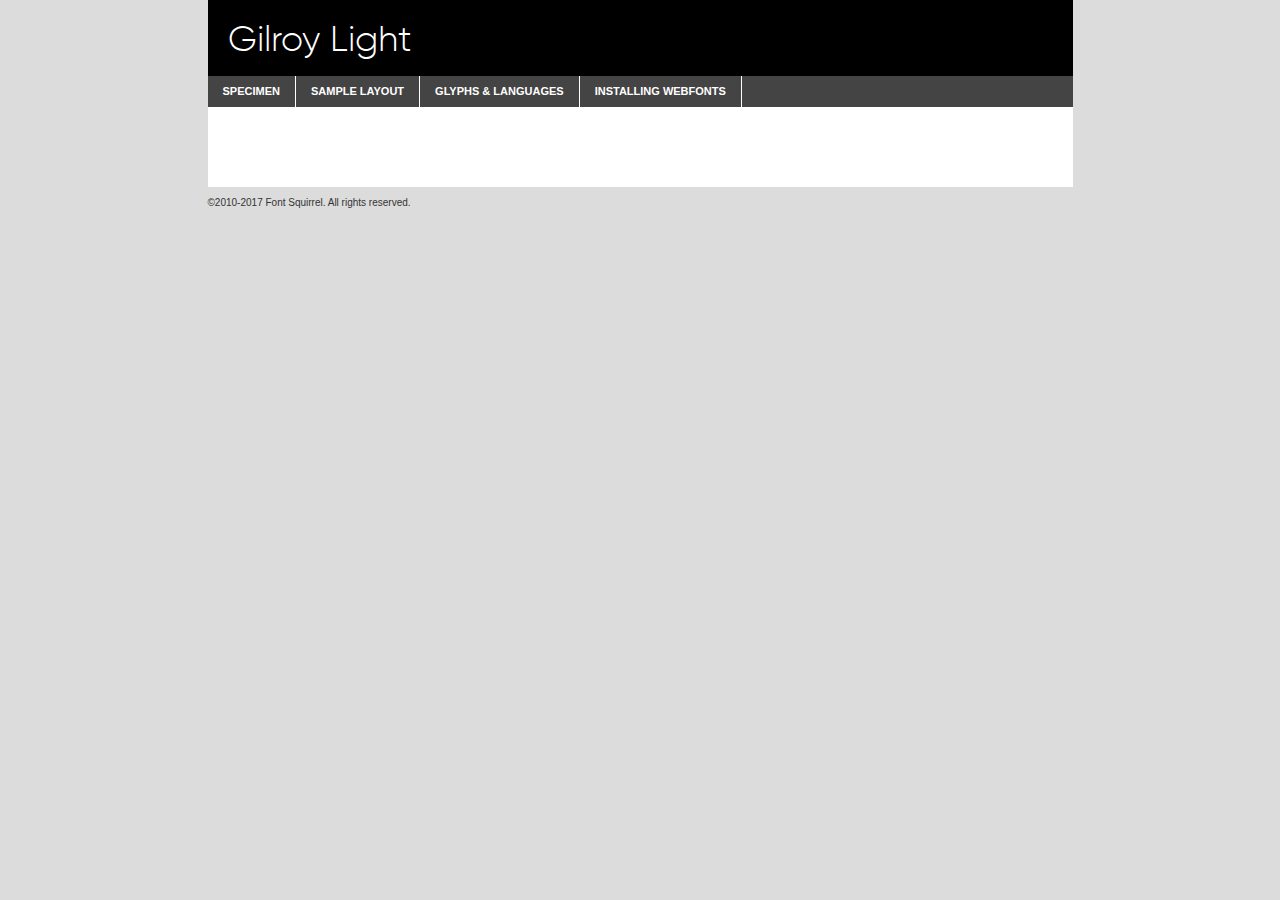
<file: css/gilroy-light-demo.html>
<!DOCTYPE html PUBLIC "-//W3C//DTD XHTML 1.0 Transitional//EN"
	"http://www.w3.org/TR/xhtml1/DTD/xhtml1-transitional.dtd">

<html xmlns="http://www.w3.org/1999/xhtml" xml:lang="en" lang="en">
<head>
	<meta http-equiv="Content-Type" content="text/html; charset=utf-8" />
	<script src="http://ajax.googleapis.com/ajax/libs/jquery/1.7.2/jquery.min.js" type="text/javascript" charset="utf-8"></script>
	<script type="text/javascript">
	(function($){$.fn.easyTabs=function(option){var param=jQuery.extend({fadeSpeed:"fast",defaultContent:1,activeClass:'active'},option);$(this).each(function(){var thisId="#"+this.id;if(param.defaultContent==''){param.defaultContent=1;}
	if(typeof param.defaultContent=="number")
	{var defaultTab=$(thisId+" .tabs li:eq("+(param.defaultContent-1)+") a").attr('href').substr(1);}else{var defaultTab=param.defaultContent;}
	$(thisId+" .tabs li a").each(function(){var tabToHide=$(this).attr('href').substr(1);$("#"+tabToHide).addClass('easytabs-tab-content');});hideAll();changeContent(defaultTab);function hideAll(){$(thisId+" .easytabs-tab-content").hide();}
	function changeContent(tabId){hideAll();$(thisId+" .tabs li").removeClass(param.activeClass);$(thisId+" .tabs li a[href=#"+tabId+"]").closest('li').addClass(param.activeClass);if(param.fadeSpeed!="none")
	{$(thisId+" #"+tabId).fadeIn(param.fadeSpeed);}else{$(thisId+" #"+tabId).show();}}
	$(thisId+" .tabs li").click(function(){var tabId=$(this).find('a').attr('href').substr(1);changeContent(tabId);return false;});});}})(jQuery);
	</script>
	<link rel="stylesheet" href="specimen_files/specimen_stylesheet.css" type="text/css" charset="utf-8" />
	<link rel="stylesheet" href="stylesheet.css" type="text/css" charset="utf-8" />

	<style type="text/css">
					body{
				font-family: 'gilroylight';
							}
		</style>

	<title>Gilroy Light Specimen</title>
	
	
	<script type="text/javascript" charset="utf-8">
		$(document).ready(function() {
			$('#container').easyTabs({defaultContent:1});
		});
	</script>
</head>

<body>
<div id="container">
	<div id="header">
		Gilroy Light	</div>
	<ul class="tabs">
		<li><a href="#specimen">Specimen</a></li>
		<li><a href="#layout">Sample Layout</a></li>
				<li><a href="#glyphs">Glyphs &amp; Languages</a></li>
		<li><a href="#installing">Installing Webfonts</a></li>
		
	</ul>
	
	<div id="main_content">

		
			<div id="specimen">
		
				<div class="section">
					<div class="grid12 firstcol">
						<div class="huge">AaBb</div>
					</div>
				</div>
		
				<div class="section">
					<div class="glyph_range">A&#x200B;B&#x200b;C&#x200b;D&#x200b;E&#x200b;F&#x200b;G&#x200b;H&#x200b;I&#x200b;J&#x200b;K&#x200b;L&#x200b;M&#x200b;N&#x200b;O&#x200b;P&#x200b;Q&#x200b;R&#x200b;S&#x200b;T&#x200b;U&#x200b;V&#x200b;W&#x200b;X&#x200b;Y&#x200b;Z&#x200b;a&#x200b;b&#x200b;c&#x200b;d&#x200b;e&#x200b;f&#x200b;g&#x200b;h&#x200b;i&#x200b;j&#x200b;k&#x200b;l&#x200b;m&#x200b;n&#x200b;o&#x200b;p&#x200b;q&#x200b;r&#x200b;s&#x200b;t&#x200b;u&#x200b;v&#x200b;w&#x200b;x&#x200b;y&#x200b;z&#x200b;1&#x200b;2&#x200b;3&#x200b;4&#x200b;5&#x200b;6&#x200b;7&#x200b;8&#x200b;9&#x200b;0&#x200b;&amp;&#x200b;.&#x200b;,&#x200b;?&#x200b;!&#x200b;&#64;&#x200b;(&#x200b;)&#x200b;#&#x200b;$&#x200b;%&#x200b;*&#x200b;+&#x200b;-&#x200b;=&#x200b;:&#x200b;;</div>
				</div>
				<div class="section">
					<div class="grid12 firstcol">
						<table class="sample_table">
							<tr><td>10</td><td class="size10">abcdefghijklmnopqrstuvwxyzABCDEFGHIJKLMNOPQRSTUVWXYZ0123456789abcdefghijklmnopqrstuvwxyzABCDEFGHIJKLMNOPQRSTUVWXYZ0123456789abcdefghijklmnopqrstuvwxyzABCDEFGHIJKLMNOPQRSTUVWXYZ</td></tr>
							<tr><td>11</td><td class="size11">abcdefghijklmnopqrstuvwxyzABCDEFGHIJKLMNOPQRSTUVWXYZ0123456789abcdefghijklmnopqrstuvwxyzABCDEFGHIJKLMNOPQRSTUVWXYZ0123456789abcdefghijklmnopqrstuvwxyzABCDEFGHIJKLMNOPQRSTUVWXYZ</td></tr>
							<tr><td>12</td><td class="size12">abcdefghijklmnopqrstuvwxyzABCDEFGHIJKLMNOPQRSTUVWXYZ0123456789abcdefghijklmnopqrstuvwxyzABCDEFGHIJKLMNOPQRSTUVWXYZ0123456789abcdefghijklmnopqrstuvwxyzABCDEFGHIJKLMNOPQRSTUVWXYZ</td></tr>
							<tr><td>13</td><td class="size13">abcdefghijklmnopqrstuvwxyzABCDEFGHIJKLMNOPQRSTUVWXYZ0123456789abcdefghijklmnopqrstuvwxyzABCDEFGHIJKLMNOPQRSTUVWXYZ0123456789abcdefghijklmnopqrstuvwxyzABCDEFGHIJKLMNOPQRSTUVWXYZ</td></tr>
							<tr><td>14</td><td class="size14">abcdefghijklmnopqrstuvwxyzABCDEFGHIJKLMNOPQRSTUVWXYZ0123456789abcdefghijklmnopqrstuvwxyzABCDEFGHIJKLMNOPQRSTUVWXYZ0123456789abcdefghijklmnopqrstuvwxyzABCDEFGHIJKLMNOPQRSTUVWXYZ</td></tr>
							<tr><td>16</td><td class="size16">abcdefghijklmnopqrstuvwxyzABCDEFGHIJKLMNOPQRSTUVWXYZ0123456789abcdefghijklmnopqrstuvwxyzABCDEFGHIJKLMNOPQRSTUVWXYZ</td></tr>
							<tr><td>18</td><td class="size18">abcdefghijklmnopqrstuvwxyzABCDEFGHIJKLMNOPQRSTUVWXYZ0123456789abcdefghijklmnopqrstuvwxyzABCDEFGHIJKLMNOPQRSTUVWXYZ</td></tr>
							<tr><td>20</td><td class="size20">abcdefghijklmnopqrstuvwxyzABCDEFGHIJKLMNOPQRSTUVWXYZ0123456789abcdefghijklmnopqrstuvwxyzABCDEFGHIJKLMNOPQRSTUVWXYZ</td></tr>
							<tr><td>24</td><td class="size24">abcdefghijklmnopqrstuvwxyzABCDEFGHIJKLMNOPQRSTUVWXYZ0123456789abcdefghijklmnopqrstuvwxyzABCDEFGHIJKLMNOPQRSTUVWXYZ</td></tr>
							<tr><td>30</td><td class="size30">abcdefghijklmnopqrstuvwxyzABCDEFGHIJKLMNOPQRSTUVWXYZ0123456789abcdefghijklmnopqrstuvwxyzABCDEFGHIJKLMNOPQRSTUVWXYZ</td></tr>
							<tr><td>36</td><td class="size36">abcdefghijklmnopqrstuvwxyzABCDEFGHIJKLMNOPQRSTUVWXYZ0123456789abcdefghijklmnopqrstuvwxyzABCDEFGHIJKLMNOPQRSTUVWXYZ</td></tr>
							<tr><td>48</td><td class="size48">abcdefghijklmnopqrstuvwxyzABCDEFGHIJKLMNOPQRSTUVWXYZ0123456789abcdefghijklmnopqrstuvwxyzABCDEFGHIJKLMNOPQRSTUVWXYZ</td></tr>
							<tr><td>60</td><td class="size60">abcdefghijklmnopqrstuvwxyzABCDEFGHIJKLMNOPQRSTUVWXYZ0123456789abcdefghijklmnopqrstuvwxyzABCDEFGHIJKLMNOPQRSTUVWXYZ</td></tr>
							<tr><td>72</td><td class="size72">abcdefghijklmnopqrstuvwxyzABCDEFGHIJKLMNOPQRSTUVWXYZ0123456789abcdefghijklmnopqrstuvwxyzABCDEFGHIJKLMNOPQRSTUVWXYZ</td></tr>
							<tr><td>90</td><td class="size90">abcdefghijklmnopqrstuvwxyzABCDEFGHIJKLMNOPQRSTUVWXYZ0123456789abcdefghijklmnopqrstuvwxyzABCDEFGHIJKLMNOPQRSTUVWXYZ</td></tr>
						</table>
				
					</div>
			
				</div>
		
		
		
								<div class="section" id="bodycomparison">


										<div id="xheight">
				<div class="fontbody">&#x25FC;&#x25FC;&#x25FC;&#x25FC;&#x25FC;&#x25FC;&#x25FC;&#x25FC;&#x25FC;&#x25FC;&#x25FC;&#x25FC;&#x25FC;&#x25FC;&#x25FC;&#x25FC;&#x25FC;&#x25FC;&#x25FC;&#x25FC;&#x25FC;&#x25FC;&#x25FC;&#x25FC;&#x25FC;&#x25FC;&#x25FC;&#x25FC;&#x25FC;&#x25FC;&#x25FC;&#x25FC;&#x25FC;&#x25FC;&#x25FC;&#x25FC;&#x25FC;&#x25FC;&#x25FC;&#x25FC;&#x25FC;&#x25FC;&#x25FC;&#x25FC;&#x25FC;&#x25FC;&#x25FC;&#x25FC;&#x25FC;&#x25FC;&#x25FC;&#x25FC;&#x25FC;&#x25FC;&#x25FC;&#x25FC;&#x25FC;&#x25FC;&#x25FC;&#x25FC;&#x25FC;&#x25FC;&#x25FC;&#x25FC;&#x25FC;&#x25FC;&#x25FC;&#x25FC;&#x25FC;&#x25FC;&#x25FC;&#x25FC;&#x25FC;&#x25FC;&#x25FC;&#x25FC;&#x25FC;&#x25FC;&#x25FC;&#x25FC;&#x25FC;&#x25FC;&#x25FC;&#x25FC;&#x25FC;&#x25FC;&#x25FC;&#x25FC;&#x25FC;&#x25FC;&#x25FC;&#x25FC;&#x25FC;&#x25FC;&#x25FC;&#x25FC;&#x25FC;&#x25FC;&#x25FC;body</div><div class="arialbody">body</div><div class="verdanabody">body</div><div class="georgiabody">body</div></div>
										<div class="fontbody" style="z-index:1">
											body<span>Gilroy Light</span>
										</div>
										<div class="arialbody" style="z-index:1">
											body<span>Arial</span>
										</div>
										<div class="verdanabody" style="z-index:1">
											body<span>Verdana</span>
										</div>
										<div class="georgiabody" style="z-index:1">
											body<span>Georgia</span>
										</div>



								</div>
		
		
				<div class="section psample psample_row1" id="">
					
					<div class="grid2 firstcol">
						<p class="size10"><span>10.</span>Aenean lacinia bibendum nulla sed consectetur. Fusce dapibus, tellus ac cursus commodo, tortor mauris condimentum nibh, ut fermentum massa justo sit amet risus. Nullam id dolor id nibh ultricies vehicula ut id elit. Cum sociis natoque penatibus et magnis dis parturient montes, nascetur ridiculus mus. Nulla vitae elit libero, a pharetra augue.</p>
			
					</div>
					<div class="grid3">
						<p class="size11"><span>11.</span>Aenean lacinia bibendum nulla sed consectetur. Fusce dapibus, tellus ac cursus commodo, tortor mauris condimentum nibh, ut fermentum massa justo sit amet risus. Nullam id dolor id nibh ultricies vehicula ut id elit. Cum sociis natoque penatibus et magnis dis parturient montes, nascetur ridiculus mus. Nulla vitae elit libero, a pharetra augue.</p>
			
					</div>
					<div class="grid3">
						<p class="size12"><span>12.</span>Aenean lacinia bibendum nulla sed consectetur. Fusce dapibus, tellus ac cursus commodo, tortor mauris condimentum nibh, ut fermentum massa justo sit amet risus. Nullam id dolor id nibh ultricies vehicula ut id elit. Cum sociis natoque penatibus et magnis dis parturient montes, nascetur ridiculus mus. Nulla vitae elit libero, a pharetra augue.</p>
			
					</div>
					<div class="grid4">
						<p class="size13"><span>13.</span>Aenean lacinia bibendum nulla sed consectetur. Fusce dapibus, tellus ac cursus commodo, tortor mauris condimentum nibh, ut fermentum massa justo sit amet risus. Nullam id dolor id nibh ultricies vehicula ut id elit. Cum sociis natoque penatibus et magnis dis parturient montes, nascetur ridiculus mus. Nulla vitae elit libero, a pharetra augue.</p>
			
					</div>
					<div class="white_blend"></div>
					
				</div>
				<div class="section psample psample_row2" id="">
					<div class="grid3 firstcol">
						<p class="size14"><span>14.</span>Aenean lacinia bibendum nulla sed consectetur. Fusce dapibus, tellus ac cursus commodo, tortor mauris condimentum nibh, ut fermentum massa justo sit amet risus. Nullam id dolor id nibh ultricies vehicula ut id elit. Cum sociis natoque penatibus et magnis dis parturient montes, nascetur ridiculus mus. Nulla vitae elit libero, a pharetra augue.</p>
			
					</div>
					<div class="grid4">
						<p class="size16"><span>16.</span>Aenean lacinia bibendum nulla sed consectetur. Fusce dapibus, tellus ac cursus commodo, tortor mauris condimentum nibh, ut fermentum massa justo sit amet risus. Nullam id dolor id nibh ultricies vehicula ut id elit. Cum sociis natoque penatibus et magnis dis parturient montes, nascetur ridiculus mus. Nulla vitae elit libero, a pharetra augue.</p>
			
					</div>
					<div class="grid5">
						<p class="size18"><span>18.</span>Aenean lacinia bibendum nulla sed consectetur. Fusce dapibus, tellus ac cursus commodo, tortor mauris condimentum nibh, ut fermentum massa justo sit amet risus. Nullam id dolor id nibh ultricies vehicula ut id elit. Cum sociis natoque penatibus et magnis dis parturient montes, nascetur ridiculus mus. Nulla vitae elit libero, a pharetra augue.</p>
			
					</div>

					<div class="white_blend"></div>

				</div>
				
				<div class="section psample psample_row3" id="">
					<div class="grid5 firstcol">
						<p class="size20"><span>20.</span>Aenean lacinia bibendum nulla sed consectetur. Fusce dapibus, tellus ac cursus commodo, tortor mauris condimentum nibh, ut fermentum massa justo sit amet risus. Nullam id dolor id nibh ultricies vehicula ut id elit. Cum sociis natoque penatibus et magnis dis parturient montes, nascetur ridiculus mus. Nulla vitae elit libero, a pharetra augue.</p>
					</div>
					<div class="grid7">
						<p class="size24"><span>24.</span>Aenean lacinia bibendum nulla sed consectetur. Fusce dapibus, tellus ac cursus commodo, tortor mauris condimentum nibh, ut fermentum massa justo sit amet risus. Nullam id dolor id nibh ultricies vehicula ut id elit. Cum sociis natoque penatibus et magnis dis parturient montes, nascetur ridiculus mus. Nulla vitae elit libero, a pharetra augue.</p>
					</div>
					
					<div class="white_blend"></div>
					
				</div>
				
				<div class="section psample psample_row4" id="">
					<div class="grid12 firstcol">
						<p class="size30"><span>30.</span>Aenean lacinia bibendum nulla sed consectetur. Fusce dapibus, tellus ac cursus commodo, tortor mauris condimentum nibh, ut fermentum massa justo sit amet risus. Nullam id dolor id nibh ultricies vehicula ut id elit. Cum sociis natoque penatibus et magnis dis parturient montes, nascetur ridiculus mus. Nulla vitae elit libero, a pharetra augue.</p>
					</div>
					<div class="white_blend"></div>
					
				</div>
				
				
				
				<div class="section psample psample_row1 fullreverse">
					<div class="grid2 firstcol">
						<p class="size10"><span>10.</span>Aenean lacinia bibendum nulla sed consectetur. Fusce dapibus, tellus ac cursus commodo, tortor mauris condimentum nibh, ut fermentum massa justo sit amet risus. Nullam id dolor id nibh ultricies vehicula ut id elit. Cum sociis natoque penatibus et magnis dis parturient montes, nascetur ridiculus mus. Nulla vitae elit libero, a pharetra augue.</p>
			
					</div>
					<div class="grid3">
						<p class="size11"><span>11.</span>Aenean lacinia bibendum nulla sed consectetur. Fusce dapibus, tellus ac cursus commodo, tortor mauris condimentum nibh, ut fermentum massa justo sit amet risus. Nullam id dolor id nibh ultricies vehicula ut id elit. Cum sociis natoque penatibus et magnis dis parturient montes, nascetur ridiculus mus. Nulla vitae elit libero, a pharetra augue.</p>
			
					</div>
					<div class="grid3">
						<p class="size12"><span>12.</span>Aenean lacinia bibendum nulla sed consectetur. Fusce dapibus, tellus ac cursus commodo, tortor mauris condimentum nibh, ut fermentum massa justo sit amet risus. Nullam id dolor id nibh ultricies vehicula ut id elit. Cum sociis natoque penatibus et magnis dis parturient montes, nascetur ridiculus mus. Nulla vitae elit libero, a pharetra augue.</p>
			
					</div>
					<div class="grid4">
						<p class="size13"><span>13.</span>Aenean lacinia bibendum nulla sed consectetur. Fusce dapibus, tellus ac cursus commodo, tortor mauris condimentum nibh, ut fermentum massa justo sit amet risus. Nullam id dolor id nibh ultricies vehicula ut id elit. Cum sociis natoque penatibus et magnis dis parturient montes, nascetur ridiculus mus. Nulla vitae elit libero, a pharetra augue.</p>
			
					</div>
					<div class="black_blend"></div>
					
				</div>
				
				<div class="section psample psample_row2 fullreverse">
					<div class="grid3 firstcol">
						<p class="size14"><span>14.</span>Aenean lacinia bibendum nulla sed consectetur. Fusce dapibus, tellus ac cursus commodo, tortor mauris condimentum nibh, ut fermentum massa justo sit amet risus. Nullam id dolor id nibh ultricies vehicula ut id elit. Cum sociis natoque penatibus et magnis dis parturient montes, nascetur ridiculus mus. Nulla vitae elit libero, a pharetra augue.</p>
			
					</div>
					<div class="grid4">
						<p class="size16"><span>16.</span>Aenean lacinia bibendum nulla sed consectetur. Fusce dapibus, tellus ac cursus commodo, tortor mauris condimentum nibh, ut fermentum massa justo sit amet risus. Nullam id dolor id nibh ultricies vehicula ut id elit. Cum sociis natoque penatibus et magnis dis parturient montes, nascetur ridiculus mus. Nulla vitae elit libero, a pharetra augue.</p>
			
					</div>
					<div class="grid5">
						<p class="size18"><span>18.</span>Aenean lacinia bibendum nulla sed consectetur. Fusce dapibus, tellus ac cursus commodo, tortor mauris condimentum nibh, ut fermentum massa justo sit amet risus. Nullam id dolor id nibh ultricies vehicula ut id elit. Cum sociis natoque penatibus et magnis dis parturient montes, nascetur ridiculus mus. Nulla vitae elit libero, a pharetra augue.</p>
			
					</div>
					<div class="black_blend"></div>

				</div>
				
				<div class="section psample fullreverse psample_row3" id="">
					<div class="grid5 firstcol">
						<p class="size20"><span>20.</span>Aenean lacinia bibendum nulla sed consectetur. Fusce dapibus, tellus ac cursus commodo, tortor mauris condimentum nibh, ut fermentum massa justo sit amet risus. Nullam id dolor id nibh ultricies vehicula ut id elit. Cum sociis natoque penatibus et magnis dis parturient montes, nascetur ridiculus mus. Nulla vitae elit libero, a pharetra augue.</p>
					</div>
					<div class="grid7">
						<p class="size24"><span>24.</span>Aenean lacinia bibendum nulla sed consectetur. Fusce dapibus, tellus ac cursus commodo, tortor mauris condimentum nibh, ut fermentum massa justo sit amet risus. Nullam id dolor id nibh ultricies vehicula ut id elit. Cum sociis natoque penatibus et magnis dis parturient montes, nascetur ridiculus mus. Nulla vitae elit libero, a pharetra augue.</p>
					</div>
					
					<div class="black_blend"></div>
					
				</div>
				
				<div class="section psample fullreverse psample_row4" id="" style="border-bottom: 20px #000 solid;">
					<div class="grid12 firstcol">
						<p class="size30"><span>30.</span>Aenean lacinia bibendum nulla sed consectetur. Fusce dapibus, tellus ac cursus commodo, tortor mauris condimentum nibh, ut fermentum massa justo sit amet risus. Nullam id dolor id nibh ultricies vehicula ut id elit. Cum sociis natoque penatibus et magnis dis parturient montes, nascetur ridiculus mus. Nulla vitae elit libero, a pharetra augue.</p>
					</div>
					<div class="black_blend"></div>
					
				</div>
				
				
				
				
			</div>
			
			<div id="layout">
				
				<div class="section">
					
					<div class="grid12 firstcol">
						<h1>Lorem Ipsum Dolor</h1>
						<h2>Etiam porta sem malesuada magna mollis euismod</h2>
						
						<p class="byline">By <a href="#link">Aenean Lacinia</a></p>
					</div>
				</div>
				<div class="section">
					<div class="grid8 firstcol">
						<p class="large">Donec sed odio dui. Morbi leo risus, porta ac consectetur ac, vestibulum at eros. Fusce dapibus, tellus ac cursus commodo, tortor mauris condimentum nibh, ut fermentum massa justo sit amet risus. </p>

						
						<h3>Pellentesque ornare sem</h3>

						<p>Maecenas sed diam eget risus varius blandit sit amet non magna. Maecenas faucibus mollis interdum. Donec ullamcorper nulla non metus auctor fringilla. Nullam id dolor id nibh ultricies vehicula ut id elit. Nullam id dolor id nibh ultricies vehicula ut id elit. </p>

						<p>Aenean eu leo quam. Pellentesque ornare sem lacinia quam venenatis vestibulum. Lorem ipsum dolor sit amet, consectetur adipiscing elit. Cum sociis natoque penatibus et magnis dis parturient montes, nascetur ridiculus mus. </p>

						<p>Nulla vitae elit libero, a pharetra augue. Praesent commodo cursus magna, vel scelerisque nisl consectetur et. Aenean lacinia bibendum nulla sed consectetur. </p>

						<p>Nullam quis risus eget urna mollis ornare vel eu leo. Nullam quis risus eget urna mollis ornare vel eu leo. Maecenas sed diam eget risus varius blandit sit amet non magna. Donec ullamcorper nulla non metus auctor fringilla. </p>

						<h3>Cras mattis consectetur</h3>

						<p>Aenean eu leo quam. Pellentesque ornare sem lacinia quam venenatis vestibulum. Aenean lacinia bibendum nulla sed consectetur. Integer posuere erat a ante venenatis dapibus posuere velit aliquet. Cras mattis consectetur purus sit amet fermentum. </p>

						<p>Nullam id dolor id nibh ultricies vehicula ut id elit. Nullam quis risus eget urna mollis ornare vel eu leo. Cras mattis consectetur purus sit amet fermentum.</p>
					</div>
					
					<div class="grid4 sidebar">
						
						<div class="box reverse">
							<p class="last">Nullam quis risus eget urna mollis ornare vel eu leo. Donec ullamcorper nulla non metus auctor fringilla. Cras mattis consectetur purus sit amet fermentum. Sed posuere consectetur est at lobortis. Lorem ipsum dolor sit amet, consectetur adipiscing elit. </p>
						</div>
						
						<p class="caption">Maecenas sed diam eget risus varius.</p>

						<p>Vestibulum id ligula porta felis euismod semper. Integer posuere erat a ante venenatis dapibus posuere velit aliquet. Vestibulum id ligula porta felis euismod semper. Sed posuere consectetur est at lobortis. Maecenas sed diam eget risus varius blandit sit amet non magna. Fusce dapibus, tellus ac cursus commodo, tortor mauris condimentum nibh, ut fermentum massa justo sit amet risus. </p>

					

						<p>Duis mollis, est non commodo luctus, nisi erat porttitor ligula, eget lacinia odio sem nec elit. Aenean lacinia bibendum nulla sed consectetur. Vivamus sagittis lacus vel augue laoreet rutrum faucibus dolor auctor. Aenean lacinia bibendum nulla sed consectetur. Nullam quis risus eget urna mollis ornare vel eu leo. </p>

						<p>Praesent commodo cursus magna, vel scelerisque nisl consectetur et. Donec ullamcorper nulla non metus auctor fringilla. Maecenas faucibus mollis interdum. Fusce dapibus, tellus ac cursus commodo, tortor mauris condimentum nibh, ut fermentum massa justo sit amet risus. </p>

					</div>
				</div>
				
			</div>


			



		<div id="glyphs">
			<div class="section">
				<div class="grid12 firstcol">
			
				<h1>Language Support</h1>
				<p>The subset of Gilroy Light in this kit supports the following languages:<br />
			
					Albanian, Basque, Breton, Chamorro, Danish, Dutch, English, Faroese, Finnish, French, Frisian, Galician, German, Icelandic, Italian, Malagasy, Norwegian, Portuguese, Spanish, Alsatian, Aragonese, Arapaho, Arrernte, Asturian, Aymara, Bislama, Cebuano, Corsican, Fijian, French_creole, Genoese, Gilbertese, Greenlandic, Haitian_creole, Hiligaynon, Hmong, Hopi, Ibanag, Iloko_ilokano, Indonesian, Interglossa_glosa, Interlingua, Irish_gaelic, Jerriais, Lojban, Lombard, Luxembourgeois, Manx, Mohawk, Norfolk_pitcairnese, Occitan, Oromo, Pangasinan, Papiamento, Piedmontese, Potawatomi, Rhaeto-romance, Romansh, Rotokas, Sami_lule, Samoan, Sardinian, Scots_gaelic, Seychelles_creole, Shona, Sicilian, Somali, Southern_ndebele, Swahili, Swati_swazi, Tagalog_filipino_pilipino, Tetum, Tok_pisin, Uyghur_latinized, Volapuk, Walloon, Warlpiri, Xhosa, Yapese, Zulu, Latinbasic, Ubasic, Demo				</p>
				<h1>Glyph Chart</h1>
				<p>The subset of Gilroy Light in this kit includes all the glyphs listed below. Unicode entities are included above each glyph to help you insert individual characters into your layout.</p>
				<div id="glyph_chart">
			
																				 <div><p>&amp;#32;</p>&#32;</div>
																				 <div><p>&amp;#33;</p>&#33;</div>
																				 <div><p>&amp;#34;</p>&#34;</div>
																				 <div><p>&amp;#35;</p>&#35;</div>
																				 <div><p>&amp;#36;</p>&#36;</div>
																				 <div><p>&amp;#37;</p>&#37;</div>
																				 <div><p>&amp;#38;</p>&#38;</div>
																				 <div><p>&amp;#39;</p>&#39;</div>
																				 <div><p>&amp;#40;</p>&#40;</div>
																				 <div><p>&amp;#41;</p>&#41;</div>
																				 <div><p>&amp;#42;</p>&#42;</div>
																				 <div><p>&amp;#43;</p>&#43;</div>
																				 <div><p>&amp;#44;</p>&#44;</div>
																				 <div><p>&amp;#45;</p>&#45;</div>
																				 <div><p>&amp;#46;</p>&#46;</div>
																				 <div><p>&amp;#47;</p>&#47;</div>
																				 <div><p>&amp;#48;</p>&#48;</div>
																				 <div><p>&amp;#49;</p>&#49;</div>
																				 <div><p>&amp;#50;</p>&#50;</div>
																				 <div><p>&amp;#51;</p>&#51;</div>
																				 <div><p>&amp;#52;</p>&#52;</div>
																				 <div><p>&amp;#53;</p>&#53;</div>
																				 <div><p>&amp;#54;</p>&#54;</div>
																				 <div><p>&amp;#55;</p>&#55;</div>
																				 <div><p>&amp;#56;</p>&#56;</div>
																				 <div><p>&amp;#57;</p>&#57;</div>
																				 <div><p>&amp;#58;</p>&#58;</div>
																				 <div><p>&amp;#59;</p>&#59;</div>
																				 <div><p>&amp;#60;</p>&#60;</div>
																				 <div><p>&amp;#61;</p>&#61;</div>
																				 <div><p>&amp;#62;</p>&#62;</div>
																				 <div><p>&amp;#63;</p>&#63;</div>
																				 <div><p>&amp;#64;</p>&#64;</div>
																				 <div><p>&amp;#65;</p>&#65;</div>
																				 <div><p>&amp;#66;</p>&#66;</div>
																				 <div><p>&amp;#67;</p>&#67;</div>
																				 <div><p>&amp;#68;</p>&#68;</div>
																				 <div><p>&amp;#69;</p>&#69;</div>
																				 <div><p>&amp;#70;</p>&#70;</div>
																				 <div><p>&amp;#71;</p>&#71;</div>
																				 <div><p>&amp;#72;</p>&#72;</div>
																				 <div><p>&amp;#73;</p>&#73;</div>
																				 <div><p>&amp;#74;</p>&#74;</div>
																				 <div><p>&amp;#75;</p>&#75;</div>
																				 <div><p>&amp;#76;</p>&#76;</div>
																				 <div><p>&amp;#77;</p>&#77;</div>
																				 <div><p>&amp;#78;</p>&#78;</div>
																				 <div><p>&amp;#79;</p>&#79;</div>
																				 <div><p>&amp;#80;</p>&#80;</div>
																				 <div><p>&amp;#81;</p>&#81;</div>
																				 <div><p>&amp;#82;</p>&#82;</div>
																				 <div><p>&amp;#83;</p>&#83;</div>
																				 <div><p>&amp;#84;</p>&#84;</div>
																				 <div><p>&amp;#85;</p>&#85;</div>
																				 <div><p>&amp;#86;</p>&#86;</div>
																				 <div><p>&amp;#87;</p>&#87;</div>
																				 <div><p>&amp;#88;</p>&#88;</div>
																				 <div><p>&amp;#89;</p>&#89;</div>
																				 <div><p>&amp;#90;</p>&#90;</div>
																				 <div><p>&amp;#91;</p>&#91;</div>
																				 <div><p>&amp;#92;</p>&#92;</div>
																				 <div><p>&amp;#93;</p>&#93;</div>
																				 <div><p>&amp;#94;</p>&#94;</div>
																				 <div><p>&amp;#95;</p>&#95;</div>
																				 <div><p>&amp;#96;</p>&#96;</div>
																				 <div><p>&amp;#97;</p>&#97;</div>
																				 <div><p>&amp;#98;</p>&#98;</div>
																				 <div><p>&amp;#99;</p>&#99;</div>
																				 <div><p>&amp;#100;</p>&#100;</div>
																				 <div><p>&amp;#101;</p>&#101;</div>
																				 <div><p>&amp;#102;</p>&#102;</div>
																				 <div><p>&amp;#103;</p>&#103;</div>
																				 <div><p>&amp;#104;</p>&#104;</div>
																				 <div><p>&amp;#105;</p>&#105;</div>
																				 <div><p>&amp;#106;</p>&#106;</div>
																				 <div><p>&amp;#107;</p>&#107;</div>
																				 <div><p>&amp;#108;</p>&#108;</div>
																				 <div><p>&amp;#109;</p>&#109;</div>
																				 <div><p>&amp;#110;</p>&#110;</div>
																				 <div><p>&amp;#111;</p>&#111;</div>
																				 <div><p>&amp;#112;</p>&#112;</div>
																				 <div><p>&amp;#113;</p>&#113;</div>
																				 <div><p>&amp;#114;</p>&#114;</div>
																				 <div><p>&amp;#115;</p>&#115;</div>
																				 <div><p>&amp;#116;</p>&#116;</div>
																				 <div><p>&amp;#117;</p>&#117;</div>
																				 <div><p>&amp;#118;</p>&#118;</div>
																				 <div><p>&amp;#119;</p>&#119;</div>
																				 <div><p>&amp;#120;</p>&#120;</div>
																				 <div><p>&amp;#121;</p>&#121;</div>
																				 <div><p>&amp;#122;</p>&#122;</div>
																				 <div><p>&amp;#123;</p>&#123;</div>
																				 <div><p>&amp;#124;</p>&#124;</div>
																				 <div><p>&amp;#125;</p>&#125;</div>
																				 <div><p>&amp;#126;</p>&#126;</div>
																				 <div><p>&amp;#160;</p>&#160;</div>
																				 <div><p>&amp;#161;</p>&#161;</div>
																				 <div><p>&amp;#162;</p>&#162;</div>
																				 <div><p>&amp;#163;</p>&#163;</div>
																				 <div><p>&amp;#164;</p>&#164;</div>
																				 <div><p>&amp;#165;</p>&#165;</div>
																				 <div><p>&amp;#166;</p>&#166;</div>
																				 <div><p>&amp;#167;</p>&#167;</div>
																				 <div><p>&amp;#168;</p>&#168;</div>
																				 <div><p>&amp;#169;</p>&#169;</div>
																				 <div><p>&amp;#171;</p>&#171;</div>
																				 <div><p>&amp;#172;</p>&#172;</div>
																				 <div><p>&amp;#173;</p>&#173;</div>
																				 <div><p>&amp;#174;</p>&#174;</div>
																				 <div><p>&amp;#175;</p>&#175;</div>
																				 <div><p>&amp;#176;</p>&#176;</div>
																				 <div><p>&amp;#177;</p>&#177;</div>
																				 <div><p>&amp;#180;</p>&#180;</div>
																				 <div><p>&amp;#181;</p>&#181;</div>
																				 <div><p>&amp;#182;</p>&#182;</div>
																				 <div><p>&amp;#183;</p>&#183;</div>
																				 <div><p>&amp;#184;</p>&#184;</div>
																				 <div><p>&amp;#187;</p>&#187;</div>
																				 <div><p>&amp;#188;</p>&#188;</div>
																				 <div><p>&amp;#189;</p>&#189;</div>
																				 <div><p>&amp;#190;</p>&#190;</div>
																				 <div><p>&amp;#191;</p>&#191;</div>
																				 <div><p>&amp;#192;</p>&#192;</div>
																				 <div><p>&amp;#193;</p>&#193;</div>
																				 <div><p>&amp;#194;</p>&#194;</div>
																				 <div><p>&amp;#195;</p>&#195;</div>
																				 <div><p>&amp;#196;</p>&#196;</div>
																				 <div><p>&amp;#197;</p>&#197;</div>
																				 <div><p>&amp;#198;</p>&#198;</div>
																				 <div><p>&amp;#199;</p>&#199;</div>
																				 <div><p>&amp;#200;</p>&#200;</div>
																				 <div><p>&amp;#201;</p>&#201;</div>
																				 <div><p>&amp;#202;</p>&#202;</div>
																				 <div><p>&amp;#203;</p>&#203;</div>
																				 <div><p>&amp;#204;</p>&#204;</div>
																				 <div><p>&amp;#205;</p>&#205;</div>
																				 <div><p>&amp;#206;</p>&#206;</div>
																				 <div><p>&amp;#207;</p>&#207;</div>
																				 <div><p>&amp;#208;</p>&#208;</div>
																				 <div><p>&amp;#209;</p>&#209;</div>
																				 <div><p>&amp;#210;</p>&#210;</div>
																				 <div><p>&amp;#211;</p>&#211;</div>
																				 <div><p>&amp;#212;</p>&#212;</div>
																				 <div><p>&amp;#213;</p>&#213;</div>
																				 <div><p>&amp;#214;</p>&#214;</div>
																				 <div><p>&amp;#215;</p>&#215;</div>
																				 <div><p>&amp;#216;</p>&#216;</div>
																				 <div><p>&amp;#217;</p>&#217;</div>
																				 <div><p>&amp;#218;</p>&#218;</div>
																				 <div><p>&amp;#219;</p>&#219;</div>
																				 <div><p>&amp;#220;</p>&#220;</div>
																				 <div><p>&amp;#221;</p>&#221;</div>
																				 <div><p>&amp;#222;</p>&#222;</div>
																				 <div><p>&amp;#223;</p>&#223;</div>
																				 <div><p>&amp;#224;</p>&#224;</div>
																				 <div><p>&amp;#225;</p>&#225;</div>
																				 <div><p>&amp;#226;</p>&#226;</div>
																				 <div><p>&amp;#227;</p>&#227;</div>
																				 <div><p>&amp;#228;</p>&#228;</div>
																				 <div><p>&amp;#229;</p>&#229;</div>
																				 <div><p>&amp;#230;</p>&#230;</div>
																				 <div><p>&amp;#231;</p>&#231;</div>
																				 <div><p>&amp;#232;</p>&#232;</div>
																				 <div><p>&amp;#233;</p>&#233;</div>
																				 <div><p>&amp;#234;</p>&#234;</div>
																				 <div><p>&amp;#235;</p>&#235;</div>
																				 <div><p>&amp;#236;</p>&#236;</div>
																				 <div><p>&amp;#237;</p>&#237;</div>
																				 <div><p>&amp;#238;</p>&#238;</div>
																				 <div><p>&amp;#239;</p>&#239;</div>
																				 <div><p>&amp;#240;</p>&#240;</div>
																				 <div><p>&amp;#241;</p>&#241;</div>
																				 <div><p>&amp;#242;</p>&#242;</div>
																				 <div><p>&amp;#243;</p>&#243;</div>
																				 <div><p>&amp;#244;</p>&#244;</div>
																				 <div><p>&amp;#245;</p>&#245;</div>
																				 <div><p>&amp;#246;</p>&#246;</div>
																				 <div><p>&amp;#247;</p>&#247;</div>
																				 <div><p>&amp;#248;</p>&#248;</div>
																				 <div><p>&amp;#249;</p>&#249;</div>
																				 <div><p>&amp;#250;</p>&#250;</div>
																				 <div><p>&amp;#251;</p>&#251;</div>
																				 <div><p>&amp;#252;</p>&#252;</div>
																				 <div><p>&amp;#253;</p>&#253;</div>
																				 <div><p>&amp;#254;</p>&#254;</div>
																				 <div><p>&amp;#255;</p>&#255;</div>
																				 <div><p>&amp;#338;</p>&#338;</div>
																				 <div><p>&amp;#339;</p>&#339;</div>
																				 <div><p>&amp;#376;</p>&#376;</div>
																				 <div><p>&amp;#710;</p>&#710;</div>
																				 <div><p>&amp;#732;</p>&#732;</div>
																				 <div><p>&amp;#8192;</p>&#8192;</div>
																				 <div><p>&amp;#8193;</p>&#8193;</div>
																				 <div><p>&amp;#8194;</p>&#8194;</div>
																				 <div><p>&amp;#8195;</p>&#8195;</div>
																				 <div><p>&amp;#8196;</p>&#8196;</div>
																				 <div><p>&amp;#8197;</p>&#8197;</div>
																				 <div><p>&amp;#8198;</p>&#8198;</div>
																				 <div><p>&amp;#8199;</p>&#8199;</div>
																				 <div><p>&amp;#8200;</p>&#8200;</div>
																				 <div><p>&amp;#8201;</p>&#8201;</div>
																				 <div><p>&amp;#8202;</p>&#8202;</div>
																				 <div><p>&amp;#8208;</p>&#8208;</div>
																				 <div><p>&amp;#8209;</p>&#8209;</div>
																				 <div><p>&amp;#8210;</p>&#8210;</div>
																				 <div><p>&amp;#8211;</p>&#8211;</div>
																				 <div><p>&amp;#8212;</p>&#8212;</div>
																				 <div><p>&amp;#8216;</p>&#8216;</div>
																				 <div><p>&amp;#8217;</p>&#8217;</div>
																				 <div><p>&amp;#8218;</p>&#8218;</div>
																				 <div><p>&amp;#8220;</p>&#8220;</div>
																				 <div><p>&amp;#8221;</p>&#8221;</div>
																				 <div><p>&amp;#8222;</p>&#8222;</div>
																				 <div><p>&amp;#8226;</p>&#8226;</div>
																				 <div><p>&amp;#8230;</p>&#8230;</div>
																				 <div><p>&amp;#8239;</p>&#8239;</div>
																				 <div><p>&amp;#8249;</p>&#8249;</div>
																				 <div><p>&amp;#8250;</p>&#8250;</div>
																				 <div><p>&amp;#8287;</p>&#8287;</div>
																				 <div><p>&amp;#8364;</p>&#8364;</div>
																				 <div><p>&amp;#8482;</p>&#8482;</div>
																				 <div><p>&amp;#9724;</p>&#9724;</div>
																				 <div><p>&amp;#64257;</p>&#64257;</div>
																				 <div><p>&amp;#64258;</p>&#64258;</div>
																				 <div><p>&amp;#64259;</p>&#64259;</div>
																				 <div><p>&amp;#64260;</p>&#64260;</div>
																																																</div>	
				</div>
		
		
			</div>
		</div>
		
		
		<div id="specs">
			
		</div>
	
		<div id="installing">
			<div class="section">
				<div class="grid7 firstcol">
					<h1>Installing Webfonts</h1>
					
					<p>Webfonts are supported by all major browser platforms but not all in the same way. There are currently four different font formats that must be included in order to target all browsers. This includes TTF, WOFF, EOT and SVG.</p>
					
					<h2>1. Upload your webfonts</h2>
					<p>You must upload your webfont kit to your website. They should be in or near the same directory as your CSS files.</p>
					
					<h2>2. Include the webfont stylesheet</h2>
					<p>A special CSS @font-face declaration helps the various browsers select the appropriate font it needs without causing you a bunch of headaches. Learn more about this syntax by reading the <a href="https://www.fontspring.com/blog/further-hardening-of-the-bulletproof-syntax">Fontspring blog post</a> about it. The code for it is as follows:</p>


<code>
@font-face{ 
	font-family: 'MyWebFont';
	src: url('WebFont.eot');
	src: url('WebFont.eot?#iefix') format('embedded-opentype'),
	     url('WebFont.woff') format('woff'),
	     url('WebFont.ttf') format('truetype'),
	     url('WebFont.svg#webfont') format('svg');
}
</code>

	<p>We've already gone ahead and generated the code for you. All you have to do is link to the stylesheet in your HTML, like this:</p>
	<code>&lt;link rel=&quot;stylesheet&quot; href=&quot;stylesheet.css&quot; type=&quot;text/css&quot; charset=&quot;utf-8&quot; /&gt;</code>

					<h2>3. Modify your own stylesheet</h2>
					<p>To take advantage of your new fonts, you must tell your stylesheet to use them. Look at the original @font-face declaration above and find the property called "font-family." The name linked there will be what you use to reference the font. Prepend that webfont name to the font stack in the "font-family" property, inside the selector you want to change. For example:</p>
<code>p { font-family: 'WebFont', Arial, sans-serif; }</code>

<h2>4. Test</h2>
<p>Getting webfonts to work cross-browser <em>can</em> be tricky. Use the information in the sidebar to help you if you find that fonts aren't loading in a particular browser.</p>
				</div>
				
				<div class="grid5 sidebar">
					<div class="box">
						<h2>Troubleshooting<br />Font-Face Problems</h2>
						<p>Having trouble getting your webfonts to load in your new website? Here are some tips to sort out what might be the problem.</p>

						<h3>Fonts not showing in any browser</h3>

						<p>This sounds like you need to work on the plumbing. You either did not upload the fonts to the correct directory, or you did not link the fonts properly in the CSS. If you've confirmed that all this is correct and you still have a problem, take a look at your .htaccess file and see if requests are getting intercepted.</p>

						<h3>Fonts not loading in iPhone or iPad</h3>

						<p>The most common problem here is that you are serving the fonts from an IIS server. IIS refuses to serve files that have unknown MIME types. If that is the case, you must set the MIME type for SVG to "image/svg+xml" in the server settings. Follow these instructions from Microsoft if you need help.</p>

						<h3>Fonts not loading in Firefox</h3>

						<p>The primary reason for this failure? You are still using a version Firefox older than 3.5. So upgrade already! If that isn't it, then you are very likely serving fonts from a different domain. Firefox requires that all font assets be served from the same domain. Lastly it is possible that you need to add WOFF to your list of MIME types (if you are serving via IIS.)</p>

						<h3>Fonts not loading in IE</h3>

						<p>Are you looking at Internet Explorer on an actual Windows machine or are you cheating by using a service like Adobe BrowserLab? Many of these screenshot services do not render @font-face for IE. Best to test it on a real machine.</p>

						<h3>Fonts not loading in IE9</h3>

						<p>IE9, like Firefox, requires that fonts be served from the same domain as the website. Make sure that is the case.</p>
					</div>
				</div>
			</div>
			
		</div>
	
	</div>
	<div id="footer">
		<p>&copy;2010-2017 Font Squirrel. All rights reserved.</p>
	</div>
</div>
</body>
</html>
</file>
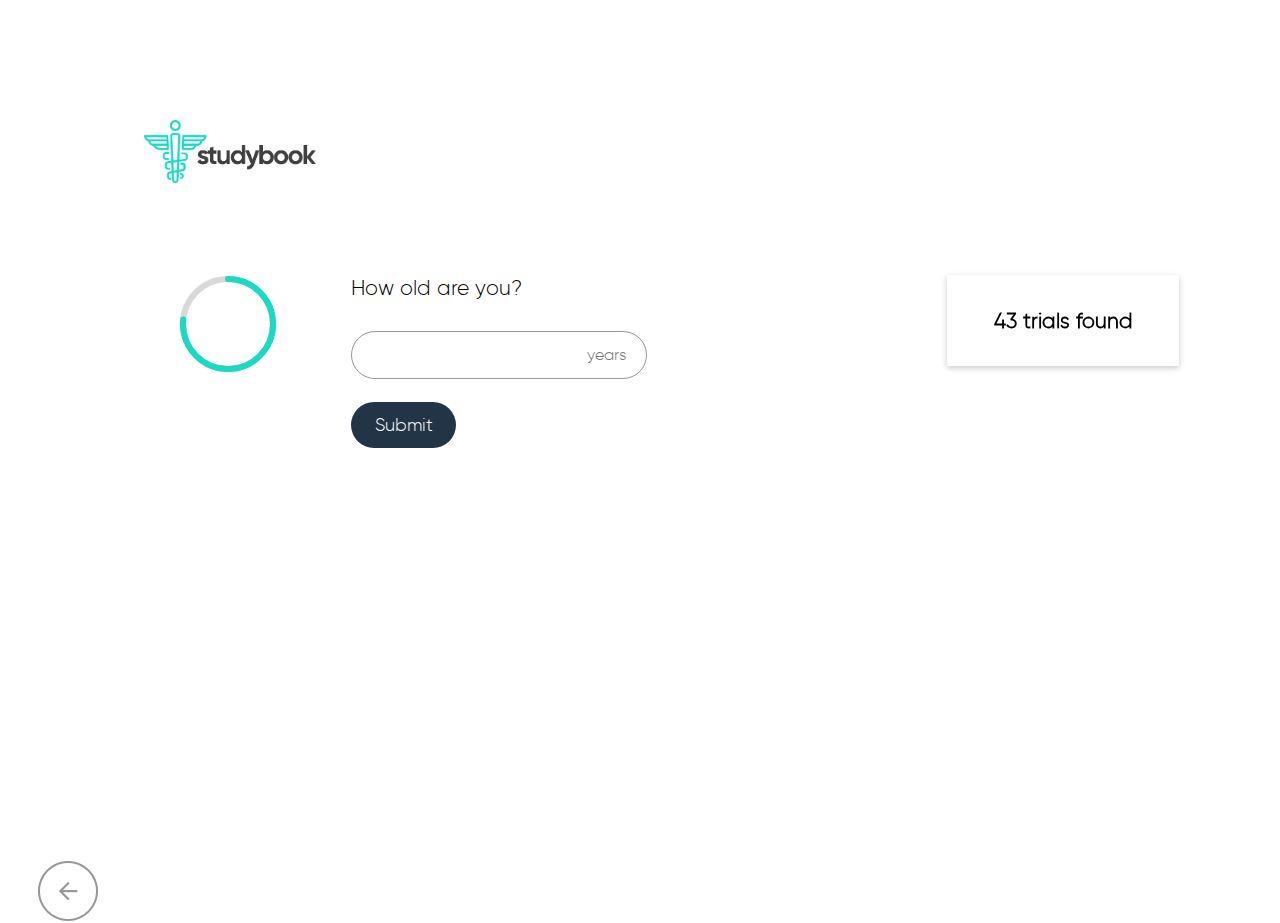
<file: html/age.html>
<!DOCTYPE html>
<html lang="en">
    <head>
        <meta charset='UTF-8'/>
        <title>Studybook - Age</title>
        <link rel='stylesheet' href='../css/main.css'/>
    </head>

<body class="age-container">

    <header class="age-page-logo">
        <img src="../img/travel-img-logo.png" alt="Sea green caduceus to the left of the word 'studybook'.">
    </header>

    <section class="age-main-content">
        <div class="box">
            <div class="chart" data-percent="95" barColor=></div>
        </div>

        <form class="age-prompt">
            <p>How old are you?</p>    
            <label for="age"></label>
            <input type="text" id="ageInput" placeholder="years"> 

            <input type="submit" value="Submit" id='submitAge'>   
        </form>

        <div class="age-results">
            <p class="age-results-text">43 trials found</p>
        </div>
      
    </section>

    <footer class="ageBackArrow">
        <a href="./travelRadius.html"><img src="../img/previous-page-arrow.png" alt="A small grey arrow point left."></a>  
    </footer>

    <script src="https://code.jquery.com/jquery-3.4.1.js"></script>
    <script src="../JavaScript/jquery.easypiechart.js"></script>
    <script>
        $(function() {
            $('.chart').easyPieChart({
                barColor:'#1BD9C4',
                trackColor: '#D9D9D9',
                scaleColor: '#FFF',
                lineWidth: 6,
            });
        });
    </script>
</body>

</html>
</file>
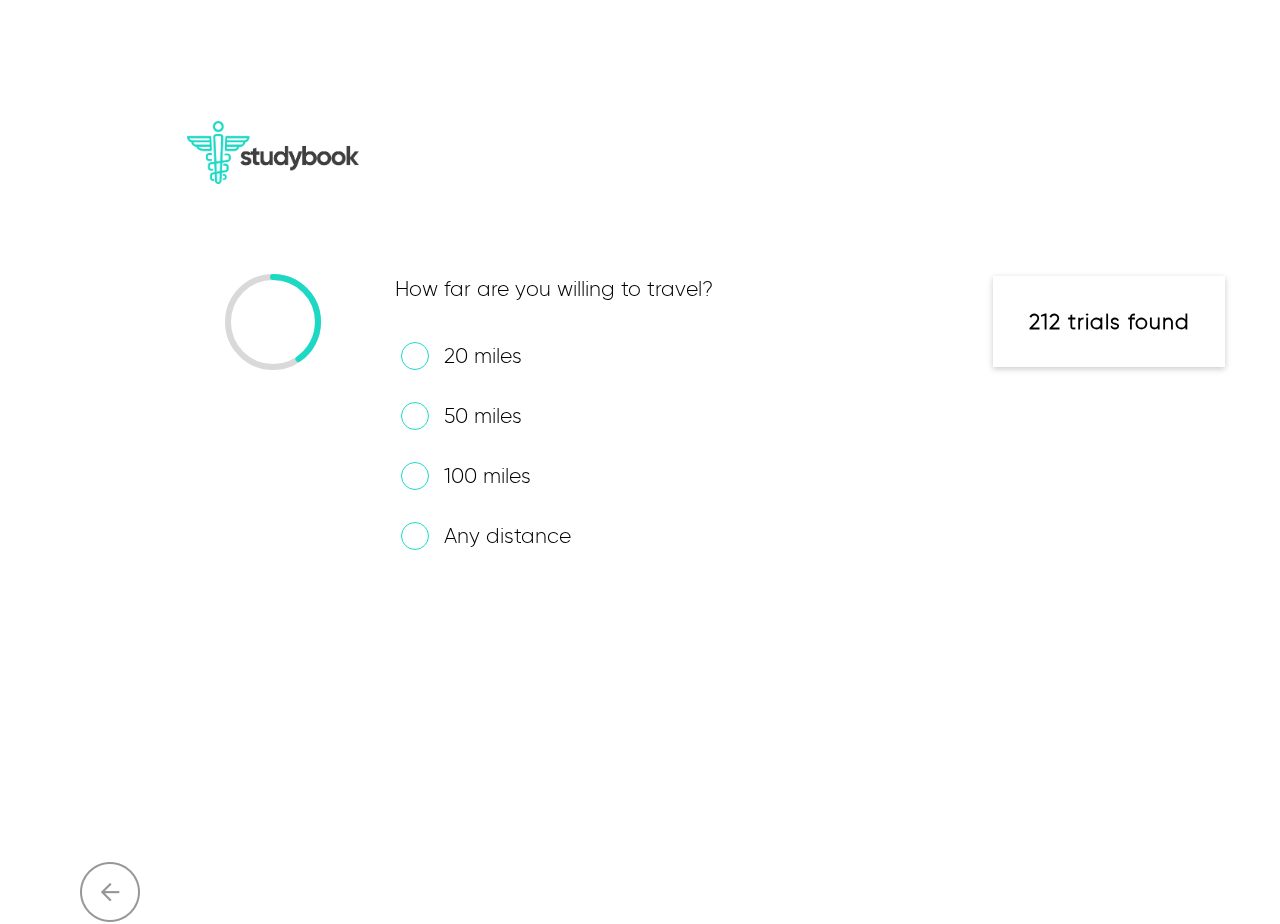
<file: html/travelRadius.html>
<!DOCTYPE html>
<html lang="en">
    <head>
        <meta charset='UTF-8'/>
        <title>Studybook  - Travel Radius</title>
        <link rel='stylesheet' href='../css/main.css'/>
    </head>

<body>

    <div class="travelRadiusContainer">

    <header class="travelRadiusHeader">
            <img class="travelRadiusLogo" src="../img/travel-img-logo.png" alt="Sea green caduceus to the left of the word 'studybook'.">
    </header>

    <section class="travelRadiusMainContent">

        <div class="box">
            <div class="chart" data-percent="50" barColor=></div>
        </div>

        <form class="travelRadiusPrompt">
            <p>How far are you willing to travel?</p>
            
            <label class="radioContainerTravelRadius" for="radiusTwentyMiles"> 20 miles
                <input type="radio" name="radius" id="radiusTwentyMiles" value="20" >
                <span class="circle"></span>
            </label> 

            <label class="radioContainerTravelRadius" for="radiusFiftyMiles"> 50 miles
                <input type="radio" name="radius" id="radiusFiftyMiles" value="50" >
                <span class="circle"></span> 
            </label>

            <label class="radioContainerTravelRadius" for="radiusHundredMiles"> 100 miles
                <input type="radio" name="radius" id="radiusHundredMiles" value="100" >
                <span class="circle"></span>
            </label>
            
            <label class="radioContainerTravelRadius" for="radiusAny"> Any distance
                <input type="radio" name="radius" id="radiusAny" value=">100" >
                <span class="circle"></span>            
            </label>

            <!-- <input type="submit" value="Submit" id="travelRadiusSubmit"> -->

        </form> 

        <div class="travel-results"> 
                <p class="travel-results-text">212 trials found</p>
            </div>
            
    </section>

    <footer class="travelRadiusBackArrow">
        <a href="../html/index.html"><img src="../img/previous-page-arrow.png" alt="A small grey arrow point left."></a>
    </footer>

    </div>
    <script src="https://code.jquery.com/jquery-3.4.1.js"></script>
    <script src="../JavaScript/jquery.easypiechart.js"></script>
    <script>
        $(function() {
            $('.chart').easyPieChart({
                barColor:'#1BD9C4',
                trackColor: '#D9D9D9',
                scaleColor: '#FFF',
                lineWidth: 6,
            });
        });
    </script>
</body>

</html>
</file>
<file: css/main.css>
@font-face {
  font-family: 'gilroyextrabold';
  src: url('../fonts/webfontkit/gilroy-extrabold-webfont.woff2') format('woff2'), url('../fonts/webfontkit/gilroy-extrabold-webfont.woff') format('woff');
  font-weight: normal;
  font-style: normal;
}
@font-face {
  font-family: 'gilroylight';
  src: url('../fonts/webfontkit/gilroy-light-webfont.woff2') format('woff2'), url('../fonts/webfontkit/gilroy-light-webfont.woff') format('woff');
  font-weight: normal;
  font-style: normal;
}
/* http://meyerweb.com/eric/tools/css/reset/ 
   v2.0 | 20110126
   License: none (public domain)
*/
html,
body,
div,
span,
applet,
object,
iframe,
h1,
h2,
h3,
h4,
h5,
h6,
p,
blockquote,
pre,
a,
abbr,
acronym,
address,
big,
cite,
code,
del,
dfn,
em,
img,
ins,
kbd,
q,
s,
samp,
small,
strike,
strong,
sub,
sup,
tt,
var,
b,
u,
i,
center,
dl,
dt,
dd,
ol,
ul,
li,
fieldset,
form,
label,
legend,
table,
caption,
tbody,
tfoot,
thead,
tr,
th,
td,
article,
aside,
canvas,
details,
embed,
figure,
figcaption,
footer,
header,
hgroup,
menu,
nav,
output,
ruby,
section,
summary,
time,
mark,
audio,
video {
  margin: 0;
  padding: 0;
  border: 0;
  font-size: 100%;
  font: inherit;
  vertical-align: baseline;
}
/* HTML5 display-role reset for older browsers */
article,
aside,
details,
figcaption,
figure,
footer,
header,
hgroup,
menu,
nav,
section {
  display: block;
}
body {
  line-height: 1;
}
ol,
ul {
  list-style: none;
}
blockquote,
q {
  quotes: none;
}
blockquote:before,
blockquote:after,
q:before,
q:after {
  content: '';
  content: none;
}
table {
  border-collapse: collapse;
  border-spacing: 0;
}
* {
  box-sizing: border-box;
}
html {
  font-size: 62.5%;
}
h2 {
  font-size: 3.2rem;
  padding-bottom: 10px;
}
h4 {
  font-size: 2.5rem;
  padding-bottom: 10px;
}
p {
  line-height: 1.5;
  font-size: 1.6rem;
  padding-bottom: 10px;
}
img {
  max-width: 100%;
  height: auto;
}
.container {
  max-width: 800px;
  width: 100%;
  margin: 0 auto;
}
.nav-wrapper {
  display: flex;
  justify-content: space-between;
  align-items: center;
  margin: 0 auto;
  width: 100%;
  padding-top: 0.5%;
}
.nav-wrapper img {
  padding: 18px 0px 0px 22px;
}
.nav-wrapper .nav-bar {
  display: flex;
  justify-content: space-around;
  width: 32%;
  padding: 26px 8px 0px 0px;
  /* letter-spacing: 0px; */
}
.nav-wrapper .nav-bar a {
  display: flex;
  justify-content: center;
  text-decoration: none;
  font-family: 'gilroylight';
  font-size: 1.8rem;
  font-weight: 900;
  color: #3F3F3F;
  align-content: center;
}
.nav-wrapper .nav-bar :nth-last-child(2) {
  padding: 0px 46px 0px 17px;
}
.nav-wrapper .nav-bar :last-child {
  padding: 0px 51px 0px 0px;
}
.footer-nav-wrapper {
  display: flex;
  justify-content: space-between;
  align-items: center;
  margin: 0 auto;
  width: 100%;
  padding-top: 10px;
  border-top: 1px solid #DDDDDD;
}
.footer-nav-wrapper img {
  padding: 17px 0px 0px 28px;
}
.footer-nav-wrapper .footer-nav-bar {
  display: flex;
}
.footer-nav-wrapper .footer-nav-bar a {
  align-items: center;
  padding: 0px 0px 0px 38px;
  /* margin: 0px 0px 0px 0px; */
  text-decoration: none;
  font-family: 'gilroylight';
  font-size: 1.4rem;
  color: #3F3F3F;
  font-weight: 900;
  line-height: 16px;
}
.main-content {
  padding-left: 5%;
  padding-top: 10%;
}
.nav-wrapper img {
  padding: 1.125em 0em 0em 1.375em;
}
.prompt-header {
  width: 51%;
  font-family: "gilroylight";
  font-weight: 900;
  color: #3F3F3F;
  line-height: 1.25em;
  padding: 58px 0px 0px 26px;
  font-size: 60px;
  line-height: 72px;
  letter-spacing: 0.25px;
}
.prompt-paragraph {
  padding: 37px 0px 0px 24px;
  font-family: gilroylight;
  line-height: 30px;
  font-size: 21px;
  letter-spacing: 0.25px;
  /* padding-bottom: 10px; */
  width: 46%;
}
.findTrialInputs {
  display: flex;
  padding: 45px 0px 0px 11px;
}
#findTrialButton {
  background-color: #223547;
  font-family: "gilroylight";
  height: 42px;
  width: 127px;
  border: 0;
  color: white;
  /* text-align: center; */
  align-items: center;
  justify-content: center;
  text-decoration: none;
  display: flex;
  font-size: 16px;
  border-radius: 21px;
  margin: 0px 0px 0px 9px;
  text-transform: uppercase;
  transition: 0.3s background ease;
  z-index: 1;
}
#findTrialButton:hover {
  background: #1BD9C4;
}
#medicalConditionInput {
  padding: 1px 0px 0px 17px;
  margin: 0px 9px 0px 13px;
  width: 30em;
  height: 42px;
  border-radius: 21px;
  border: 0.05em solid #979797;
  font-size: 15px;
  font-weight: 500;
  font-family: 'gilroylight';
  letter-spacing: 0px;
  z-index: 1;
}
#postalCodeInput {
  height: 42px;
  width: 134px;
  color: #828282;
  font-family: "gilroylight";
  font-size: 15px;
  font-weight: 500;
  line-height: 18px;
  border: 0.05em solid #979797;
  border-radius: 21px;
  padding: 0px 0px 0px 25px;
  z-index: 1;
}
.molecules {
  pointer-events: none;
  margin-top: -30%;
  margin-bottom: 1.5%;
  z-index: 0;
}
.age-container {
  margin: 0 auto;
}
.age-page-logo {
  padding: 120px 0px 0px 144px;
}
.age-page-logo img {
  height: 63px;
  width: 172px;
}
.age-main-content {
  display: flex;
  padding: 84px 0px 0px 173px;
}
.age-prompt {
  display: flex;
  flex-direction: column;
  height: 50vh;
  padding: 0px 0px 0px 68px;
  font-family: gilroylight;
}
.age-prompt p {
  font-size: 2.1em;
  padding: 3px 0px 27px 0px;
}
#ageInput {
  width: 18.5em;
  height: 48px;
  border-radius: 35px;
  border: 0.05em solid #979797;
  font-family: gilroylight;
  font-size: 16px;
  font-color: #AEAEAE;
  padding: 0px 0px 0px 235px;
}
#submitAge {
  background-color: #223547;
  font-family: "gilroylight";
  height: 46px;
  width: 105px;
  margin-top: 23px;
  border: none;
  color: white;
  text-align: center;
  text-decoration: none;
  display: inline-block;
  font-size: 18px;
  border-radius: 30px;
  transition: 0.3s background ease;
}
#submitAge:hover {
  background: #1BD9C4;
}
.age-results {
  display: flex;
}
.age-results-text {
  display: flex;
  justify-content: center;
  align-items: center;
  height: 91px;
  width: 232px;
  padding: 0px 0px 0px 0px;
  margin: 6px 0px 0px 300px;
  font-family: 'gilroylight';
  font-size: 2.1em;
  font-weight: 900;
  box-shadow: 0 2px 6px 0 rgba(0, 0, 0, 0.21);
}
.ageBackArrow {
  padding: 142px 0px 0px 38px;
}
.age-container {
  margin: 0 auto;
}
.travelRadiusHeader {
  display: block;
  padding: 121px 0px 0px 187px;
}
.travelRadiusHeader img {
  height: 63px;
  width: 172px;
}
.travelRadiusDial {
  margin-left: 20%;
}
.travelRadiusMainContent {
  display: flex;
  padding: 81px 0px 0px 218px;
}
.travelRadiusMainContent .box .chart {
  padding: 0px 0px 0px 0px;
}
.travelRadiusPrompt {
  display: flex;
  flex-direction: column;
  height: 50vh;
  padding: 0px 82px 0px 73px;
}
.travelRadiusPrompt p {
  line-height: 1.5;
  font-size: 2.1rem;
  font-family: 'gilroylight';
  padding: 0px 0px 3px 0px;
  margin: 6px 0px 0px -6px;
}
.radioContainerTravelRadius {
  display: flex;
  position: relative;
  cursor: pointer;
  user-select: none;
  padding: 3px 0px 2px 43px;
  margin: 34px 0px 0px 0px;
  /* padding-left: 45px; */
  /* padding-bottom: 30px; */
  font-size: 21px;
  font-weight: 500;
  font-family: 'gilroylight';
}
.radioContainerTravelRadius input {
  display: none;
}
.radioContainerTravelRadius .circle {
  display: inline-block;
  width: 28px;
  height: 28px;
  border: 0.05em solid #1BD9C4;
  position: absolute;
  left: 0;
  top: 0;
  border-radius: 50%;
}
.radioContainerTravelRadius:hover .circle {
  background-color: #1BD9C4;
}
.radioContainerTravelRadius input:checked + .circle {
  background-color: #1BD9C4;
}
.travel-results {
  display: flex;
}
.travel-results-text {
  display: flex;
  height: 91px;
  width: 232px;
  justify-content: center;
  align-items: center;
  padding: 0px 0px 0px 0px;
  margin: 9px 0px 0px 198px;
  /* text-align: center; */
  /* justify-items: center; */
  box-shadow: 0 2px 6px 0 rgba(0, 0, 0, 0.21);
  font-family: gilroylight;
  font-size: 2.1em;
  line-height: 25;
  letter-spacing: 1px;
  font-weight: 900;
}
.travelRadiusBackArrow {
  padding: 145px 0px 0px 80px;
}
</file>
<file: css/stylesheet.css>
/*! Generated by Font Squirrel (https://www.fontsquirrel.com) on August 25, 2019 */



@font-face {
    font-family: 'gilroyextrabold';
    src: url('gilroy-extrabold-webfont.woff2') format('woff2'),
         url('gilroy-extrabold-webfont.woff') format('woff');
    font-weight: normal;
    font-style: normal;

}




@font-face {
    font-family: 'gilroylight';
    src: url('gilroy-light-webfont.woff2') format('woff2'),
         url('gilroy-light-webfont.woff') format('woff');
    font-weight: normal;
    font-style: normal;

}
</file>
<file: css/index.css>
/* http://meyerweb.com/eric/tools/css/reset/
   v2.0-modified | 20110126
   License: none (public domain)
*/
html,
body,
div,
span,
applet,
object,
iframe,
h1,
h2,
h3,
h4,
h5,
h6,
p,
blockquote,
pre,
a,
abbr,
acronym,
address,
big,
cite,
code,
del,
dfn,
em,
img,
ins,
kbd,
q,
s,
samp,
small,
strike,
strong,
sub,
sup,
tt,
var,
b,
u,
i,
center,
dl,
dt,
dd,
ol,
ul,
li,
fieldset,
form,
label,
legend,
table,
caption,
tbody,
tfoot,
thead,
tr,
th,
td,
article,
aside,
canvas,
details,
embed,
figure,
figcaption,
footer,
header,
hgroup,
menu,
nav,
output,
ruby,
section,
summary,
time,
mark,
audio,
video {
  margin: 0;
  padding: 0;
  border: 0;
  font-size: 100%;
  font: inherit;
  vertical-align: baseline;
}
/* make sure to set some focus styles for accessibility */
:focus {
  outline: 0;
}
/* HTML5 display-role reset for older browsers */
article,
aside,
details,
figcaption,
figure,
footer,
header,
hgroup,
menu,
nav,
section {
  display: block;
}
body {
  line-height: 1;
}
ol,
ul {
  list-style: none;
}
blockquote,
q {
  quotes: none;
}
blockquote:before,
blockquote:after,
q:before,
q:after {
  content: "";
  content: none;
}
table {
  border-collapse: collapse;
  border-spacing: 0;
}
input[type="search"]::-webkit-search-cancel-button,
input[type="search"]::-webkit-search-decoration,
input[type="search"]::-webkit-search-results-button,
input[type="search"]::-webkit-search-results-decoration {
  -webkit-appearance: none;
  -moz-appearance: none;
}
input[type="search"] {
  -webkit-appearance: none;
  -moz-appearance: none;
  -webkit-box-sizing: content-box;
  -moz-box-sizing: content-box;
  box-sizing: content-box;
}
textarea {
  overflow: auto;
  vertical-align: top;
  resize: vertical;
}
/**
 * Correct `inline-block` display not defined in IE 6/7/8/9 and Firefox 3.
 */
audio,
canvas,
video {
  display: inline-block;
  *display: inline;
  *zoom: 1;
  max-width: 100%;
}
/**
 * Prevent modern browsers from displaying `audio` without controls.
 * Remove excess height in iOS 5 devices.
 */
audio:not([controls]) {
  display: none;
  height: 0;
}
/**
 * Address styling not present in IE 7/8/9, Firefox 3, and Safari 4.
 * Known issue: no IE 6 support.
 */
[hidden] {
  display: none;
}
/**
 * 1. Correct text resizing oddly in IE 6/7 when body `font-size` is set using
 *    `em` units.
 * 2. Prevent iOS text size adjust after orientation change, without disabling
 *    user zoom.
 */
html {
  font-size: 100%;
  /* 1 */
  -webkit-text-size-adjust: 100%;
  /* 2 */
  -ms-text-size-adjust: 100%;
  /* 2 */
}
/**
 * Address `outline` inconsistency between Chrome and other browsers.
 */
a:focus {
  outline: thin dotted;
}
/**
 * Improve readability when focused and also mouse hovered in all browsers.
 */
a:active,
a:hover {
  outline: 0;
}
/**
 * 1. Remove border when inside `a` element in IE 6/7/8/9 and Firefox 3.
 * 2. Improve image quality when scaled in IE 7.
 */
img {
  border: 0;
  /* 1 */
  -ms-interpolation-mode: bicubic;
  /* 2 */
}
/**
 * Address margin not present in IE 6/7/8/9, Safari 5, and Opera 11.
 */
figure {
  margin: 0;
}
/**
 * Correct margin displayed oddly in IE 6/7.
 */
form {
  margin: 0;
}
/**
 * Define consistent border, margin, and padding.
 */
fieldset {
  border: 1px solid #c0c0c0;
  margin: 0 2px;
  padding: 0.35em 0.625em 0.75em;
}
/**
 * 1. Correct color not being inherited in IE 6/7/8/9.
 * 2. Correct text not wrapping in Firefox 3.
 * 3. Correct alignment displayed oddly in IE 6/7.
 */
legend {
  border: 0;
  /* 1 */
  padding: 0;
  white-space: normal;
  /* 2 */
  *margin-left: -7px;
  /* 3 */
}
/**
 * 1. Correct font size not being inherited in all browsers.
 * 2. Address margins set differently in IE 6/7, Firefox 3+, Safari 5,
 *    and Chrome.
 * 3. Improve appearance and consistency in all browsers.
 */
button,
input,
select,
textarea {
  font-size: 100%;
  /* 1 */
  margin: 0;
  /* 2 */
  vertical-align: baseline;
  /* 3 */
  *vertical-align: middle;
  /* 3 */
}
/**
 * Address Firefox 3+ setting `line-height` on `input` using `!important` in
 * the UA stylesheet.
 */
button,
input {
  line-height: normal;
}
/**
 * Address inconsistent `text-transform` inheritance for `button` and `select`.
 * All other form control elements do not inherit `text-transform` values.
 * Correct `button` style inheritance in Chrome, Safari 5+, and IE 6+.
 * Correct `select` style inheritance in Firefox 4+ and Opera.
 */
button,
select {
  text-transform: none;
}
/**
 * 1. Avoid the WebKit bug in Android 4.0.* where (2) destroys native `audio`
 *    and `video` controls.
 * 2. Correct inability to style clickable `input` types in iOS.
 * 3. Improve usability and consistency of cursor style between image-type
 *    `input` and others.
 * 4. Remove inner spacing in IE 7 without affecting normal text inputs.
 *    Known issue: inner spacing remains in IE 6.
 */
button,
html input[type="button"],
input[type="reset"],
input[type="submit"] {
  -webkit-appearance: button;
  /* 2 */
  cursor: pointer;
  /* 3 */
  *overflow: visible;
  /* 4 */
}
/**
 * Re-set default cursor for disabled elements.
 */
button[disabled],
html input[disabled] {
  cursor: default;
}
/**
 * 1. Address box sizing set to content-box in IE 8/9.
 * 2. Remove excess padding in IE 8/9.
 * 3. Remove excess padding in IE 7.
 *    Known issue: excess padding remains in IE 6.
 */
input[type="checkbox"],
input[type="radio"] {
  box-sizing: border-box;
  /* 1 */
  padding: 0;
  /* 2 */
  *height: 13px;
  /* 3 */
  *width: 13px;
  /* 3 */
}
/**
 * 1. Address `appearance` set to `searchfield` in Safari 5 and Chrome.
 * 2. Address `box-sizing` set to `border-box` in Safari 5 and Chrome
 *    (include `-moz` to future-proof).
 */
input[type="search"] {
  -webkit-appearance: textfield;
  /* 1 */
  -moz-box-sizing: content-box;
  -webkit-box-sizing: content-box;
  /* 2 */
  box-sizing: content-box;
}
/**
 * Remove inner padding and search cancel button in Safari 5 and Chrome
 * on OS X.
 */
input[type="search"]::-webkit-search-cancel-button,
input[type="search"]::-webkit-search-decoration {
  -webkit-appearance: none;
}
/**
 * Remove inner padding and border in Firefox 3+.
 */
button::-moz-focus-inner,
input::-moz-focus-inner {
  border: 0;
  padding: 0;
}
/**
 * 1. Remove default vertical scrollbar in IE 6/7/8/9.
 * 2. Improve readability and alignment in all browsers.
 */
textarea {
  overflow: auto;
  /* 1 */
  vertical-align: top;
  /* 2 */
}
/**
 * Remove most spacing between table cells.
 */
table {
  border-collapse: collapse;
  border-spacing: 0;
}
html,
button,
input,
select,
textarea {
  color: #222;
}
::-moz-selection {
  background: #b3d4fc;
  text-shadow: none;
}
::selection {
  background: #b3d4fc;
  text-shadow: none;
}
img {
  vertical-align: middle;
}
fieldset {
  border: 0;
  margin: 0;
  padding: 0;
}
textarea {
  resize: vertical;
}
.chromeframe {
  margin: 0.2em 0;
  background: #ccc;
  color: #000;
  padding: 0.2em 0;
}
/*END OF CSS RESET*/
@font-face {
  font-family: "Gilroy";
  src: url("../fonts/Gilroy-Light.otf") format("opentype");
}
body {
  font-family: "Gilroy";
}
header {
  width: 1368px;
  height: 55px;
  margin: 25px 0px 0px 0px;
  display: flex;
  justify-content: space-between;
}
header nav {
  padding: 22px 0px 0px 0px;
  display: flex;
  justify-content: space-between;
  width: 22.4%;
}
header nav a {
  text-decoration: none;
  color: #545454;
  font-size: 18px;
  font-weight: 500;
  line-height: 21px;
}
header #findATrial {
  padding: 0px 0px 0px 0px;
}
header #about {
  padding: 0px 0px 0px 7px;
}
header #help {
  padding: 0px 0px 0px 0px;
}
.content {
  width: 71.25vw;
  margin: 0px 0px 0px 22px;
}
#searchContainer {
  width: auto;
  margin: 70px 0px 0px 0px;
  display: flex;
  border-bottom: #f3f3f3 2px solid;
}
#leftWhitespace {
  display: flex;
  width: 17%;
  border-right: solid #dddddd 1px;
  flex-flow: column;
}
#leftWhitespace a {
  color: #545454;
  text-decoration: none;
}
#searchResultsContainer {
  display: flex;
  flex-flow: column;
  flex-grow: 1;
  margin-left: 30px;
  width: 81.5%;
}
#resultsDescription {
  width: 100%;
  height: auto;
  position: relative;
}
#resultsDescription h1 {
  font-size: 26px;
  font-weight: bold;
  line-height: 32px;
  padding: 0px 0px 0px 4px;
  letter-spacing: 0.2px;
}
#resultsDescription h2 {
  font-size: 21px;
  font-weight: bold;
  line-height: 26px;
  bottom: 0px;
  float: left;
}
#totalTrialsFound {
  font-weight: bold;
  font-size: 3rem;
  text-align: center;
  padding: 1px 9px 0px 0px;
  letter-spacing: 2px;
}
#totalTrialsText {
  padding: 9px 11px 0px 0px;
}
#totalTrialsText p {
  font-size: 21px;
  font-weight: 600;
  line-height: 45px;
  text-align: center;
}
.firstTrialContainer {
  width: 100%;
  height: 123px;
  padding: 22px 0px 24px 0px;
  display: flex;
  border-top: none;
}
.trialContainer {
  width: 100%;
  height: 123px;
  padding: 16px 0px 24px 0px;
  display: flex;
  border-top: #f3f3f3 2px solid;
}
.condition {
  width: 17.2%;
  display: flex;
  align-items: center;
  font-size: 14px;
}
.condition p {
  padding: 9px 0px 0px 0px;
}
.studyTitle {
  width: 27%;
  overflow: auto;
  min-width: 15%;
}
.studyTitle h3 {
  font-size: 18px;
  font-weight: 600;
  line-height: 27px;
  padding: 26px 0px 0px 0px;
  letter-spacing: 0.1px;
}
.studyLocation {
  display: flex;
  width: 28.2%;
  font-weight: 600;
  font-size: 18px;
}
.studyStatus {
  display: flex;
  flex-flow: column;
  justify-content: center;
  text-align: center;
  align-self: center;
  font-size: 14px;
  font-weight: 500;
  line-height: 16px;
  align-items: center;
  margin-top: 6px;
}
.studyStatus p {
  margin-top: 6px;
}
.viewStudyButtonContainer {
  margin: 44px 0px 0px 73px;
  display: flex;
  justify-content: center;
}
.viewStudyButtonContainer a {
  text-decoration: none;
  height: 0px;
}
.viewStudyButtonContainer :hover div {
  transition: 0.2s;
  background-color: #1bd9c4;
  color: #ffffff;
}
.viewStudyButtonContainer :hover p {
  transition: 0.5s;
  background-color: unset;
}
#studyButtonContainer :hover div {
  transition: 0.2s;
  background-color: #1bd9c4;
}
#studyButtonContainer :hover div :first-child {
  color: #ffffff;
}
.viewStudyButton {
  height: 46px;
  width: 144px;
  border-radius: 23px;
  display: flex;
  justify-content: center;
  align-items: center;
  background-color: #223547;
  color: #ffffff;
}
.viewStudyButton p {
  font-size: 18px;
  font-weight: 500;
  line-height: 21px;
  background-color: unset;
  -webkit-user-select: none;
  /* Safari */
  -moz-user-select: none;
  /* Firefox */
  -ms-user-select: none;
  /* IE10+/Edge */
  user-select: none;
  /* Standard */
  color: white;
}
.newStudyButton {
  height: auto;
  width: 83.7%;
  border-radius: 23px;
  background-color: #ffffff;
  box-shadow: 0 2px 4px 0 rgba(0, 0, 0, 0.5);
  margin: 40px 0px 0px 13px;
  display: flex;
  align-items: center;
  justify-content: center;
  min-width: fit-content;
}
.newStudyButton p {
  font-size: 18px;
  font-weight: 500;
  line-height: 21px;
  padding: 12px 0px 12.5px 0px;
  text-align: center;
}
#resultsDetails {
  position: relative;
  display: flex;
  margin: 40px 0px 0px 0px;
}
#resultsDetails h2 {
  margin: 3px 0px 0px 0px;
  font-size: 21px;
  font-weight: bolder;
  letter-spacing: 0.2px;
}
#searchNavigator {
  display: flex;
  justify-content: space-between;
  margin: auto;
  margin-top: 90px;
  padding-bottom: 90px;
}
#searchNavigator nav {
  display: flex;
}
#searchNavigator nav a {
  margin-right: 50px;
  text-decoration: none;
  color: #323232;
  font-weight: bold;
}
#condition {
  flex-basis: 17%;
}
#studyTitle {
  flex-basis: 30%;
}
#closestStudyLocation {
  flex-basis: 25.4%;
}
#status {
  flex-basis: 9%;
}
.distance {
  display: flex;
  flex-flow: column;
  justify-content: center;
  text-align: center;
  padding: 0px 0px 0px 45px;
}
.distance h1 {
  font-size: 33px;
  font-weight: bold;
  padding: 7px 0px 5px 0px;
}
.distance p {
  font-size: 14px;
  font-weight: 500;
  line-height: 16px;
}
.locationDetails {
  display: flex;
  flex-flow: column;
  padding: 7px 0px 0px 35px;
  line-height: 18px;
  justify-content: center;
  letter-spacing: 0.5px;
}
.locationDetails h2 {
  font-weight: bold;
  font-size: 1.1rem;
  padding: 0px 0px 4px 0px;
}
.locationDetails p {
  margin: 0px 0px 0px 0px;
  font-size: 14px;
  line-height: 16px;
  letter-spacing: 0px;
}
footer {
  width: 1368px;
  height: 55px;
  margin: 25px 0px 0px 6px;
}
.statusIcon {
  background-color: #1bd9c4;
  border-radius: 100%;
  width: 18px;
  height: 18px;
}
.defaultSpacer {
  margin: 0px 0px 0px 0px;
}
#contentContainer {
  margin: 73px 0px 0px 62px;
}
#resultsBackButton {
  height: auto;
  border-radius: 23px;
  background-color: #ffffff;
  box-shadow: 0 2px 4px 0 rgba(0, 0, 0, 0.5);
  margin: 40px 0px 0px 0px;
  display: flex;
  align-items: center;
  justify-content: center;
  min-width: fit-content;
}
#resultsBackButton p {
  font-size: 18px;
  font-weight: bolder;
  line-height: 21px;
  padding: 13px 0px 12px 0px;
}
#resultCondition {
  margin-right: 93px;
}
#resultsBackButtonContainer {
  width: 19.05%;
  margin-bottom: 50px;
}
#contentContainer a {
  text-decoration: none;
  color: #3f3f3f;
}
#introDetails {
  margin-bottom: 90px;
}
#introDetails p {
  font-size: 14px;
  align-self: center;
  color: #8e8e8e;
}
#introDetails h2 {
  letter-spacing: 1px;
  margin-bottom: 17px;
  font-weight: 900;
}
#introDetails h1 {
  font-size: 36px;
  font-weight: 900;
  line-height: 55px;
  padding-right: 41%;
  letter-spacing: 0.39px;
  margin-bottom: 16px;
}
#introDetails a {
  font-size: 18px;
  font-weight: 900;
  line-height: 21px;
  margin-bottom: 99px;
  color: #1bd9c4;
}
#recruitmentStatus {
  margin-bottom: 31px;
  display: flex;
}
#recruitmentStatus p {
  margin-left: 10px;
  font-weight: bolder;
}
#studyPurpose {
  margin-top: 99px;
}
#studyPurpose h1 {
  font-size: 30px;
  font-weight: bold;
  line-height: 36px;
  margin-bottom: 20px;
  letter-spacing: 0px;
}
#studyPurpose p {
  font-size: 18px;
  font-weight: 900;
  line-height: 35px;
  padding-right: 5%;
  color: #3f3f3f;
}
#summaryAndReqs {
  width: 100%;
  display: flex;
  flex-flow: column;
}
#summaryAndReqs h1 {
  font-size: 30px;
  font-weight: bold;
  line-height: 36px;
  margin-bottom: 29px;
  letter-spacing: 0.4px;
}
#studyRequirements {
  display: flex;
  flex-wrap: wrap;
  margin-bottom: 118px;
}
#goal {
  height: 110px;
  width: 211px;
  border: 0.6px solid #223547;
  border-radius: 6px;
  margin-left: 82px;
}
#dates {
  height: 110px;
  width: 327px;
  border: 0.6px solid #223547;
  border-radius: 6px;
  margin-left: 148px;
  margin-bottom: 69px;
}
#phase {
  height: 110px;
  width: 114px;
  border: 0.6px solid #223547;
  border-radius: 6px;
  margin-left: 208px;
}
#condition {
  height: 110px;
  width: 25px;
  border: 0.6px solid #223547;
  border-radius: 6px;
  flex-basis: 28.5%;
}
#interventions {
  height: 110px;
  width: 258px;
  border: 0.6px solid #223547;
  border-radius: 6px;
  margin-left: 104px;
}
#placebo-YorN {
  height: 110px;
  width: 421px;
  border: 0.6px solid #223547;
  border-radius: 6px;
  margin-left: 89px;
}
#age {
  width: 15.8%;
  text-align: center;
  margin-top: 12px;
  font-size: 21px;
  font-weight: bold;
  line-height: 26px;
  margin-right: 164px;
}
#age p {
  margin: 0px 0px 26px 0px;
}
#gender {
  height: 112px;
  width: 116px;
  text-align: center;
  margin-top: 13px;
  font-size: 21px;
  font-weight: bold;
  line-height: 26px;
}
#ageAndGenderContainer {
  display: flex;
  margin-left: 141px;
  margin-bottom: 51px;
}
#requirementsDescription {
  color: #3f3f3f;
  font-family: Gilroy;
  font-size: 18px;
  font-weight: 500;
  line-height: 35px;
  margin-bottom: 99px;
}
.rectangle {
  height: 5px;
  width: 30px;
  background-color: #3f3f3f;
  margin: 17px 37px 17px 27px;
}
.whereToParticipate {
  display: flex;
  flex-flow: column;
}
.whereToParticipate h1 {
  color: #3f3f3f;
  font-family: Gilroy;
  font-size: 30px;
  font-weight: 900;
  line-height: 36px;
  letter-spacing: 0.4px;
  margin-bottom: 50px;
}
.whereToParticipate h2 {
  color: #223547;
  font-family: Gilroy;
  font-size: 26px;
  font-weight: 900;
  line-height: 32px;
  margin-bottom: 32px;
}
.whereToParticipate h3 {
  color: #3f3f3f;
  font-family: Gilroy;
  font-size: 21px;
  font-weight: 900;
  line-height: 26px;
  letter-spacing: 0.23px;
  margin-bottom: 46px;
}
.trialRecruitContainer {
  width: 100%;
  display: flex;
  margin-bottom: 50px;
  border-top: 1px #dddddd solid;
  padding-top: 48px;
}
.trialRecruitContainer .distance {
  padding: 0px 0px 0px 75px;
  width: max-content;
  justify-content: unset;
}
.trialRecruitContainer .distance h1 {
  display: flex;
  flex-flow: column;
  padding: 0px 0px 0px 0px;
  margin-bottom: 3px;
}
.trialRecruitContainer .locationDetails {
  padding: 0px 0px 0px 0px;
  margin-left: 80px;
}
.trialRecruitContainer .locationDetails h2 {
  margin: 0px 0px 11px 0px;
  padding-bottom: unset;
  font-size: 18px;
  font-weight: 600;
  line-height: 18px;
  letter-spacing: 0.2px;
}
.trialRecruitContainer .locationDetails p {
  font-size: 14px;
  font-weight: 500;
  line-height: 16px;
  margin: 2px 0px 5px 0px;
}
.trialRecruitContainer .studyStatus {
  margin: 0px 0px 1px 286px;
  height: 100%;
}
.trialRecruitContainer .studyStatus p {
  margin-top: 6px;
}
.trialRecruitContainer .studyStatus .statusIcon {
  margin-left: 1px;
}
.trialRecruitContainer .viewStudyButtonContainer {
  margin: 5px 0px 0px 235px;
  height: 46px;
  width: 20%;
  border-radius: 23px;
  background-color: #223547;
}
.trialRecruitContainer .viewStudyButton {
  padding: 0px 25.5px 0px 25.4px;
  width: auto;
}
#ageData {
  display: flex;
  margin-left: 14px;
}
#ageData h1 {
  margin: 0px 0px 0px 0px;
}
#firstResult {
  margin-bottom: 75px;
  border-top: none;
  padding-top: unset;
}
#firstOtherLocation {
  border-top: none;
  padding-top: unset;
}
</file>
<file: css/specimen_files/specimen_stylesheet.css>
@import url('grid_12-825-55-15.css');

/*  
	CSS Reset by Eric Meyer - Released under Public Domain
    http://meyerweb.com/eric/tools/css/reset/
*/
html, body, div, span, applet, object, iframe,
h1, h2, h3, h4, h5, h6, p, blockquote, pre,
a, abbr, acronym, address, big, cite, code,
del, dfn, em, font, img, ins, kbd, q, s, samp,
small, strike, strong, sub, sup, tt, var,
b, u, i, center, dl, dt, dd, ol, ul, li,
fieldset, form, label, legend, table, 
caption, tbody, tfoot, thead, tr, th, td 
                  {margin: 0;padding: 0;border: 0;outline: 0;
                  font-size: 100%;vertical-align: baseline;
                  background: transparent;}
body              {line-height: 1;}
ol, ul            {list-style: none;}
blockquote, q     {quotes: none;}
blockquote:before, blockquote:after,
q:before, q:after {content: '';	content: none;}
:focus            {outline: 0;}
ins               {text-decoration: none;}
del               {text-decoration: line-through;}
table             {border-collapse: collapse;border-spacing: 0;}




body {
	color: #000;
	background-color: #dcdcdc;
}

a {
	text-decoration: none;
	color: #1883ba;
}

h1{
	font-size: 32px;
	font-weight: normal;
	font-style: normal;
	margin-bottom: 18px;
}

h2{
	font-size: 18px;
}

#container {
	width: 865px;
	margin: 0px auto;
}


#header {
	padding: 20px;
	font-size: 36px;
	background-color: #000;
	color: #fff;
}

#header span {
	color: #666;
}
#main_content {
	background-color: #fff;
	padding: 60px 20px 20px;
}


#footer p {
	margin: 0;
	padding-top: 10px;
	padding-bottom: 50px;
	color: #333;
	font: 10px Arial, sans-serif;
}

.tabs {
	width: 100%;
	height: 31px;
	background-color: #444;
}
.tabs li {
	float:  left;
	margin: 0;
	overflow: hidden;
	background-color: #444;
}
.tabs li a {
	display: block;
	color: #fff;
	text-decoration: none;
	font: bold 11px/11px 'Arial';
	text-transform: uppercase;
	padding: 10px 15px;
	border-right: 1px solid #fff;
}

.tabs li a:hover {
		background-color: #00b3ff;

}

.tabs li.active a {
	color:  #000;
	background-color: #fff;
}



div.huge {
	
	font-size: 300px;
	line-height: 1em;
	padding: 0;
	letter-spacing: -.02em;
	overflow: hidden;
}
div.glyph_range {
	font-size: 72px;
	line-height: 1.1em;
}

.size10{ font-size: 10px; }
.size11{ font-size: 11px; }
.size12{ font-size: 12px; }
.size13{ font-size: 13px; }
.size14{ font-size: 14px; }
.size16{ font-size: 16px; }
.size18{ font-size: 18px; }
.size20{ font-size: 20px; }
.size24{ font-size: 24px; }
.size30{ font-size: 30px; }
.size36{ font-size: 36px; }
.size48{ font-size: 48px; }
.size60{ font-size: 60px; }
.size72{ font-size: 72px; }
.size90{ font-size: 90px; }


.psample_row1 {	height: 120px;}
.psample_row1 {	height: 120px;}
.psample_row2 {	height: 160px;}
.psample_row3 {	height: 160px;}
.psample_row4 {	height: 160px;}

.psample {
	overflow: hidden;
	position: relative;
}
.psample p {
	line-height: 1.3em;
	display: block;
	overflow: hidden;
	margin: 0;
}

.psample span {
	margin-right: .5em;
}

.white_blend {
	width: 100%;
	height: 61px;
	background-image: url([data-uri]);
	position: absolute;
	bottom: 0;
}
.black_blend {
	width: 100%;
	height: 61px;
	background-image: url([data-uri]);
	position: absolute;
	bottom: 0;
}
.fullreverse {
	background:  #000 !important;
	color:  #fff !important;
	margin-left: -20px;
	padding-left: 20px;
	margin-right: -20px;
	padding-right: 20px;
	padding: 20px;
	margin-bottom:0;
}


.sample_table td {
	padding-top: 3px;
	padding-bottom:5px;
	padding-left: 5px;
	vertical-align: middle;
	line-height: 1.2em;
}

.sample_table td:first-child {
	background-color: #eee;
	text-align: right;
	padding-right: 5px;
	padding-left: 0;
	padding: 5px;
	font: 11px/12px "Courier New", Courier, mono;
}

code {
	white-space: pre;
	background-color: #eee;
	display: block;
	padding: 10px;
	margin-bottom: 18px;
	overflow: auto;
}


.bottom,.last 	{margin-bottom:0 !important; padding-bottom:0 !important;}

.box  { 
  padding: 18px; 
  margin-bottom: 18px; 
  background: #eee; 
}

.reverse,.reversed { background:  #000 !important;color:  #fff !important; border: none !important;}

#bodycomparison {
	position: relative;
	overflow: hidden;
	font-size: 72px;
	height: 90px;
	white-space: nowrap;
}

#bodycomparison div{
	font-size: 72px;
	line-height: 90px;
	display: inline;
	margin: 0 15px 0 0;
	padding: 0;
}

#bodycomparison div span{
	font: 10px Arial;
	position: absolute;
	left: 0;
}
#xheight {
	float: none;
	position: absolute;
	color: #d9f3ff;
	font-size: 72px;
	line-height: 90px;
}

.fontbody {
 position: relative;
}
.arialbody{
	font-family: Arial;
	position: relative;
}
.verdanabody{
	font-family: Verdana;
	position: relative;
}
.georgiabody{
	font-family: Georgia;
	position: relative;
}

/* @group Layout page
 */

#layout h1 {
	font-size: 36px;
	line-height: 42px;
	font-weight: normal;
	font-style: normal;
}

#layout h2 {
	font-size: 24px;
	line-height: 23px;
	font-weight: normal;
	font-style: normal;
}

#layout h3 {
	font-size: 22px;
	line-height: 1.4em;
	margin-top: 1em;
	font-weight: normal;
	font-style: normal;
}


#layout p.byline {
	font-size: 12px;
	margin-top: 18px;
	line-height: 12px;
	margin-bottom: 0;
}
#layout p {
	font-size: 14px;
	line-height: 21px;
	margin-bottom: .5em;
}

#layout p.large{
	font-size: 18px;
	line-height: 26px;
}

#layout .sidebar p{
	font-size: 12px;
	line-height: 1.4em;
}

#layout p.caption {
	font-size: 10px;
	margin-top: -16px;
	margin-bottom: 18px;
}

/* @end */

/* @group Glyphs */

#glyph_chart div{
	background-color: #d9f3ff;
	color: black;
	float: left;
	font-size: 36px;
	height: 1.2em;
	line-height: 1.2em;
	margin-bottom: 1px;
	margin-right: 1px;
	text-align: center;
	width: 1.2em;
	position: relative;
	padding: .6em .2em .2em;
}

#glyph_chart div p {
	position: absolute;
	left: 0;
	top: 0;
	display: block;
	text-align: center;
	font: bold 9px Arial, sans-serif;
	background-color: #3a768f;
	width: 100%;
	color: #fff;
	padding: 2px 0;
}


#glyphs h1 {
	font-family: Arial, sans-serif;
}
/* @end */

/* @group Installing */

#installing {
	font: 13px Arial, sans-serif;
}

#installing p,
#glyphs p{
	line-height: 1.2em;
	margin-bottom: 18px;
	font: 13px Arial, sans-serif;
}



#installing h3{
	font-size: 15px;
	margin-top: 18px;
}

/* @end */

#rendering h1 {
	font-family: Arial, sans-serif;
}
.render_table td {
	font: 11px "Courier New", Courier, mono;
	vertical-align: middle;
}
</file>
